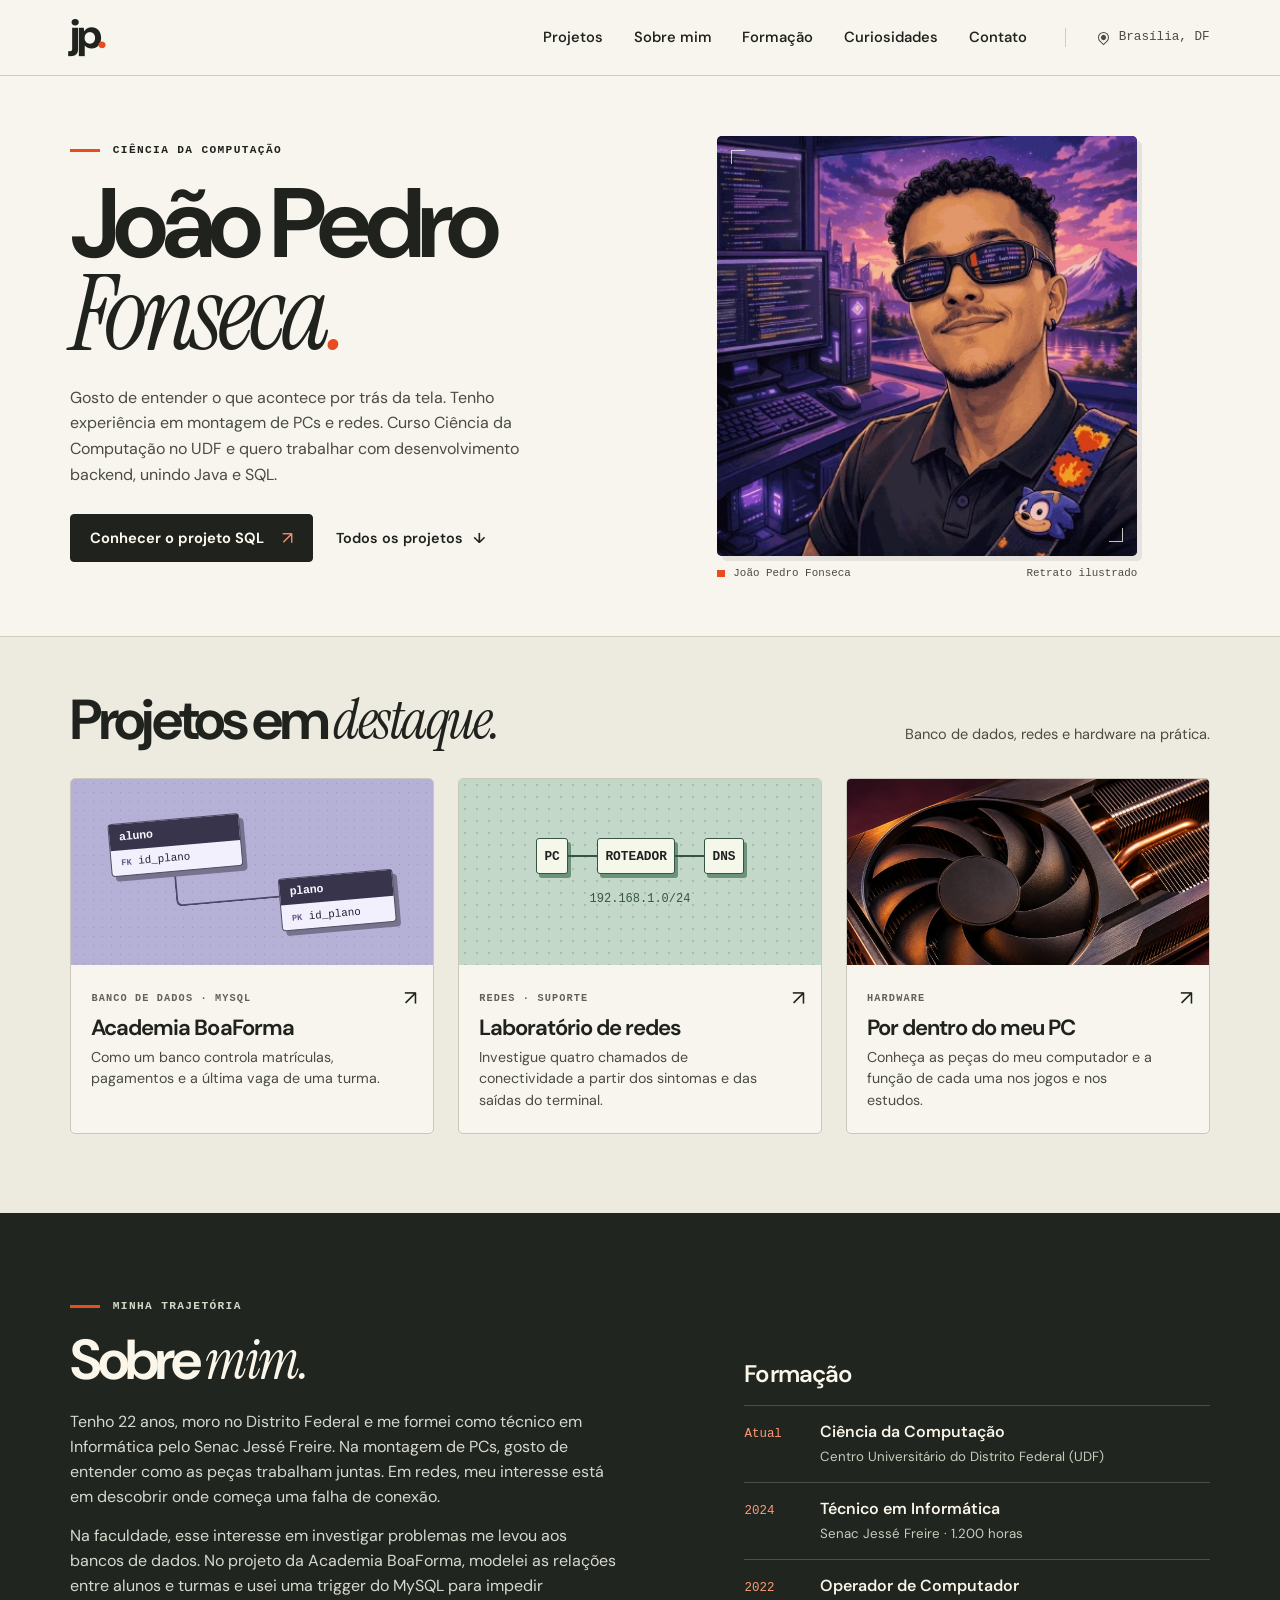
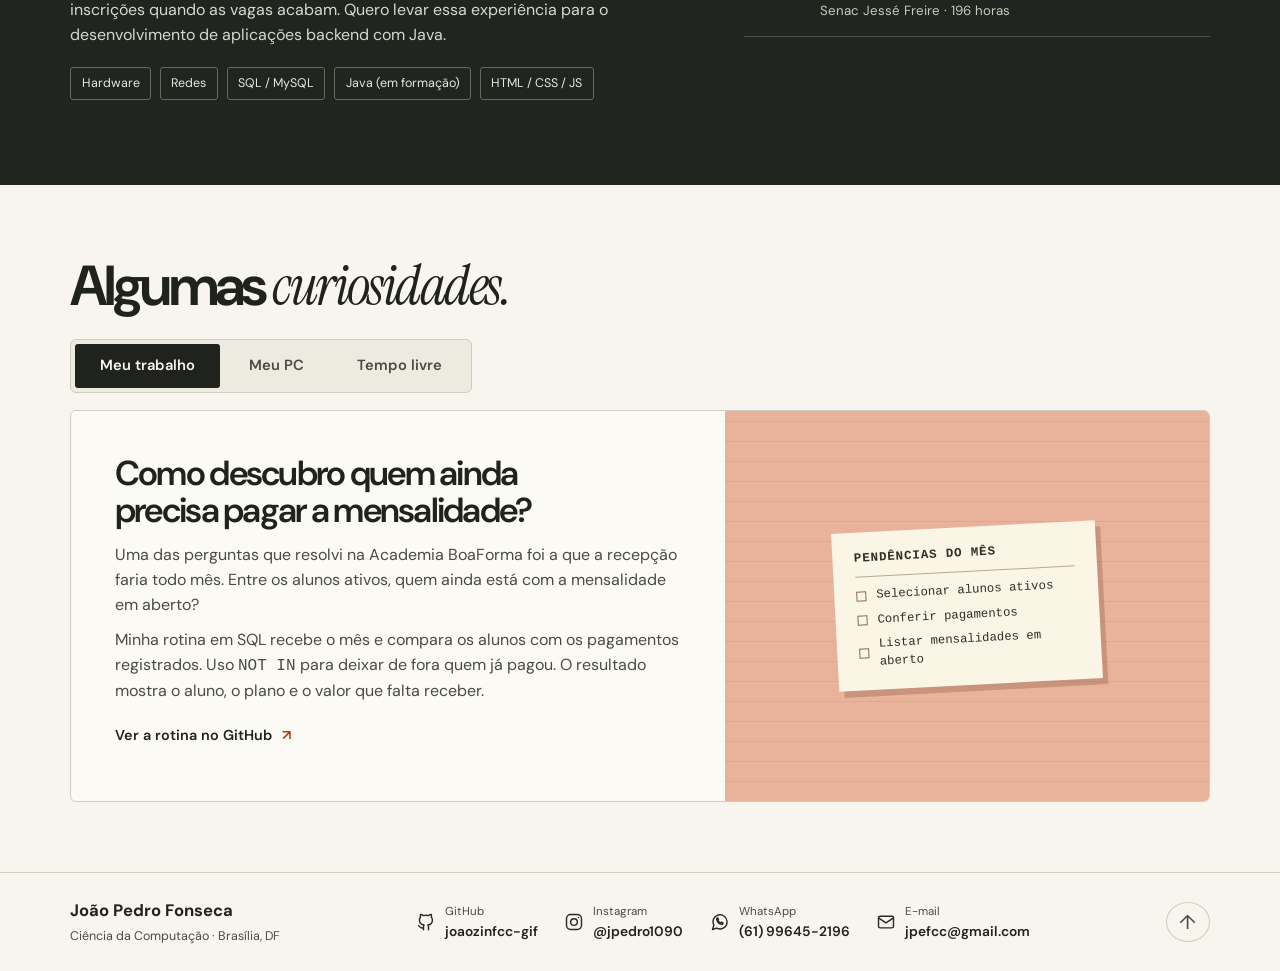
<file: index.html>
<!doctype html>
<html lang="pt-BR">
<head>
  <meta charset="utf-8">
  <meta name="viewport" content="width=device-width, initial-scale=1">
  <meta name="description" content="Portfólio de João Pedro Fonseca, estudante de Ciência da Computação em Brasília. Conheça meus projetos de hardware, redes e banco de dados com MySQL.">
  <meta name="theme-color" content="#f7f5ee">
  <title>João Pedro Fonseca · Portfólio</title>
  <link rel="icon" href="imagens/marca.png" type="image/png">
  <link rel="stylesheet" href="css/estilos.css">
  <link rel="stylesheet" href="css/curiosidades.css">
  <script src="js/navegacao.js" defer></script>
  <script src="js/curiosidades.js" defer></script>
</head>
<body id="inicio">
  <a class="pular" href="#principal">Pular para o conteúdo</a>
  <header class="cabecalho">
    <div class="largura barra">
      <a class="marca" href="#inicio" aria-label="João Pedro Fonseca, início">jp<span>.</span></a>
      <nav class="navegacao" aria-label="Navegação principal">
        <button type="button" class="botao-menu" aria-expanded="false" aria-controls="links-menu" hidden>Menu <span class="tracos" aria-hidden="true"></span></button>
        <div class="links-menu" id="links-menu">
          <a href="#projetos">Projetos</a><a href="#sobre">Sobre mim</a><a href="#formacao">Formação</a><a href="#curiosidades">Curiosidades</a><a href="#contato">Contato</a>
        </div>
      </nav>
      <span class="local"><span class="pino" aria-hidden="true"></span>Brasília, DF</span>
    </div>
  </header>

  <main id="principal">
    <section class="largura capa" aria-labelledby="nome">
      <div class="apresentacao">
        <p class="rotulo com-traco">Ciência da Computação</p>
        <h1 id="nome">João Pedro<br><em>Fonseca<span class="ponto">.</span></em></h1>
        <p class="introducao">Gosto de entender o que acontece por trás da tela. Tenho experiência em montagem de PCs e redes. Curso Ciência da Computação no UDF e quero trabalhar com desenvolvimento backend, unindo Java e SQL.</p>
        <div class="acoes">
          <a class="botao" href="html/academia.html">Conhecer o projeto SQL <span class="seta" aria-hidden="true">↗</span></a>
          <a class="link-texto" href="#projetos">Todos os projetos <span aria-hidden="true">↓</span></a>
        </div>
      </div>
      <figure class="foto-capa retrato">
        <div class="moldura-foto moldura-retrato">
          <img src="imagens/joao-pedro.webp" width="400" height="400" fetchpriority="high" alt="Retrato ilustrado de João Pedro com óculos escuros, diante de monitores e de um céu em tons de roxo.">
          <i class="canto superior" aria-hidden="true"></i><i class="canto inferior" aria-hidden="true"></i>
        </div>
        <figcaption><span class="sinal" aria-hidden="true"></span>João Pedro Fonseca <span class="credito">Retrato ilustrado</span></figcaption>
      </figure>
    </section>

    <section class="projetos" id="projetos" aria-labelledby="titulo-projetos">
      <div class="largura">
        <div class="topo-secao">
          <h2 id="titulo-projetos">Projetos em <em>destaque.</em></h2>
          <p>Banco de dados, redes e hardware na prática.</p>
        </div>
        <div class="cartoes">
          <a class="cartao" href="html/academia.html" aria-labelledby="nome-sql" aria-describedby="resumo-sql">
            <div class="miniatura mini-dados" aria-hidden="true">
              <div class="mini-esquema"><div class="fio"></div><div class="caixa-tabela tabela-produto"><b>aluno</b><span><i>FK</i> id_plano</span></div><div class="caixa-tabela tabela-categoria"><b>plano</b><span><i>PK</i> id_plano</span></div></div>
            </div>
            <div class="corpo-cartao"><span class="categoria">Banco de dados · MySQL</span><h3 id="nome-sql">Academia BoaForma</h3><p id="resumo-sql">Como um banco controla matrículas, pagamentos e a última vaga de uma turma.</p><span class="abrir" aria-hidden="true">↗</span></div>
          </a>
          <a class="cartao" href="html/redes.html" aria-labelledby="nome-redes" aria-describedby="resumo-redes">
            <div class="miniatura mini-redes" aria-hidden="true"><div class="rede-mini"><span>PC</span><i></i><span>ROTEADOR</span><i></i><span>DNS</span></div><small>192.168.1.0/24</small></div>
            <div class="corpo-cartao"><span class="categoria">Redes · Suporte</span><h3 id="nome-redes">Laboratório de redes</h3><p id="resumo-redes">Investigue quatro chamados de conectividade a partir dos sintomas e das saídas do terminal.</p><span class="abrir" aria-hidden="true">↗</span></div>
          </a>
          <a class="cartao" href="html/setup.html" aria-labelledby="nome-setup" aria-describedby="resumo-setup">
            <div class="miniatura mini-hardware" aria-hidden="true"><img src="imagens/placa.webp" alt="" loading="lazy" width="1080" height="720"></div>
            <div class="corpo-cartao"><span class="categoria">Hardware</span><h3 id="nome-setup">Por dentro do meu PC</h3><p id="resumo-setup">Conheça as peças do meu computador e a função de cada uma nos jogos e nos estudos.</p><span class="abrir" aria-hidden="true">↗</span></div>
          </a>
        </div>
      </div>
    </section>

    <section class="sobre" id="sobre" aria-labelledby="titulo-sobre">
      <div class="largura sobre-grade">
        <div class="sobre-texto">
          <p class="rotulo com-traco">Minha trajetória</p>
          <h2 id="titulo-sobre">Sobre <em>mim.</em></h2>
          <p>Tenho 22 anos, moro no Distrito Federal e me formei como técnico em Informática pelo Senac Jessé Freire. Na montagem de PCs, gosto de entender como as peças trabalham juntas. Em redes, meu interesse está em descobrir onde começa uma falha de conexão.</p>
          <p>Na faculdade, esse interesse em investigar problemas me levou aos bancos de dados. No projeto da Academia BoaForma, modelei as relações entre alunos e turmas e usei uma trigger do MySQL para impedir inscrições quando as vagas acabam. Quero levar essa experiência para o desenvolvimento de aplicações backend com Java.</p>
          <div class="habilidades" aria-label="Áreas de interesse"><span>Hardware</span><span>Redes</span><span>SQL / MySQL</span><span>Java (em formação)</span><span>HTML / CSS / JS</span></div></div>
        <div class="formacao" id="formacao">
          <h3>Formação</h3>
          <ol class="linha-tempo">
            <li><span>Atual</span><div><strong>Ciência da Computação</strong><small>Centro Universitário do Distrito Federal (UDF)</small></div></li>
            <li><span>2024</span><div><strong>Técnico em Informática</strong><small>Senac Jessé Freire · 1.200 horas</small></div></li>
            <li><span>2022</span><div><strong>Operador de Computador</strong><small>Senac Jessé Freire · 196 horas</small></div></li>
          </ol>
        </div>
      </div>
    </section>
    <section class="curiosidades" id="curiosidades" aria-labelledby="titulo-curiosidades">
      <div class="largura">
        <h2 id="titulo-curiosidades">Algumas <em>curiosidades.</em></h2>

        <div class="curio-abas" role="tablist" aria-label="Escolha uma curiosidade" hidden>
          <button type="button" role="tab" id="aba-trabalho" aria-controls="curio-trabalho" aria-selected="true">Meu trabalho</button>
          <button type="button" role="tab" id="aba-pc" aria-controls="curio-pc" aria-selected="false" tabindex="-1">Meu PC</button>
          <button type="button" role="tab" id="aba-lazer" aria-controls="curio-lazer" aria-selected="false" tabindex="-1">Tempo livre</button>
        </div>

        <article class="curio-historia" id="curio-trabalho">
          <div class="curio-texto">
            <h3>Como descubro quem ainda precisa pagar a mensalidade?</h3>
            <p>Uma das perguntas que resolvi na Academia BoaForma foi a que a recepção faria todo mês. Entre os alunos ativos, quem ainda está com a mensalidade em aberto?</p>
            <p>Minha rotina em SQL recebe o mês e compara os alunos com os pagamentos registrados. Uso <code>NOT IN</code> para deixar de fora quem já pagou. O resultado mostra o aluno, o plano e o valor que falta receber.</p>
            <a class="link-texto" href="https://github.com/joaozinfcc-gif/Portfolio_do_pai/blob/36e748d1987f7d5db21e0d78c63beb7fe43a8726/projetos/academia-boaforma/03_consultas.sql#L332-L346">Ver a rotina no GitHub <span aria-hidden="true">↗</span></a>
          </div>
          <div class="curio-visual curio-dados">
            <div class="ficha-consulta">
              <p>Pendências do mês</p>
              <ol aria-label="Lógica da consulta de pendências">
                <li>Selecionar alunos ativos</li>
                <li>Conferir pagamentos</li>
                <li>Listar mensalidades em aberto</li>
              </ol>
            </div>
          </div>
        </article>

        <article class="curio-historia" id="curio-pc">
          <div class="curio-texto">
            <h3>O que eu confiro antes de montar um PC?</h3>
            <p>Antes de encaixar a primeira peça, confiro se o processador, a placa-mãe e a memória combinam. No meu setup, o Ryzen 7 7700X divide espaço com 32 GB de memória DDR5 e uma RTX 5060 Ti de 16 GB.</p>
            <p>É nesse mesmo computador que escrevo código para a faculdade e abro meus jogos quando termino de estudar.</p>
            <a class="link-texto" href="html/setup.html">Explorar as peças do meu PC <span aria-hidden="true">→</span></a>
          </div>
          <div class="curio-visual curio-hardware">
            <img src="imagens/placa.webp" alt="Ilustração em detalhe da ventoinha e do dissipador de uma placa de vídeo." width="1250" height="833" loading="lazy">
          </div>
        </article>

        <article class="curio-historia" id="curio-lazer">
          <div class="curio-texto">
            <h3>O que eu faço quando fecho o editor de código?</h3>
            <p>No futebol, torço pelo Flamengo. No computador, gosto de jogar League of Legends. Prefiro campeões que atacam de longe, e o Brand é um dos que estou aprendendo a jogar.</p>
            <p>Com ele, parte da graça é escolher onde ficar na luta para acertar as habilidades sem chegar perto demais.</p>
          </div>
          <div class="curio-visual curio-futebol" aria-hidden="true">
            <div class="campo-futebol">
              <span class="circulo-central"></span>
              <span class="area-gol esquerda"></span>
              <span class="area-gol direita"></span>
              <span class="bola-campo"></span>
            </div>
          </div>
        </article>
      </div>
    </section>
  </main>
  <footer class="rodape" id="contato">
    <div class="largura rodape-interno">
      <div class="assinatura"><strong>João Pedro Fonseca</strong><small>Ciência da Computação · Brasília, DF</small></div>
      <nav class="contatos" aria-label="Contatos de João Pedro">
          <a href="https://github.com/joaozinfcc-gif">
            <img src="imagens/icones/github.svg" alt="" width="20" height="20">
            <span><small>GitHub</small><strong>joaozinfcc-gif</strong></span>
          </a>
          <a href="https://www.instagram.com/jpedro1090/">
            <img src="imagens/icones/instagram.svg" alt="" width="20" height="20">
            <span><small>Instagram</small><strong>@jpedro1090</strong></span>
          </a>
          <a href="https://wa.me/5561996452196">
            <img src="imagens/icones/whatsapp.svg" alt="" width="20" height="20">
            <span><small>WhatsApp</small><strong>(61) 99645-2196</strong></span>
          </a>
          <a href="mailto:jpefcc@gmail.com">
            <img src="imagens/icones/email.svg" alt="" width="20" height="20">
            <span><small>E-mail</small><strong>jpefcc@gmail.com</strong></span>
          </a>
      </nav>
      <a href="#inicio" class="topo-link" aria-label="Voltar ao início">↑</a>
    </div>
  </footer>
</body>
</html>
</file>
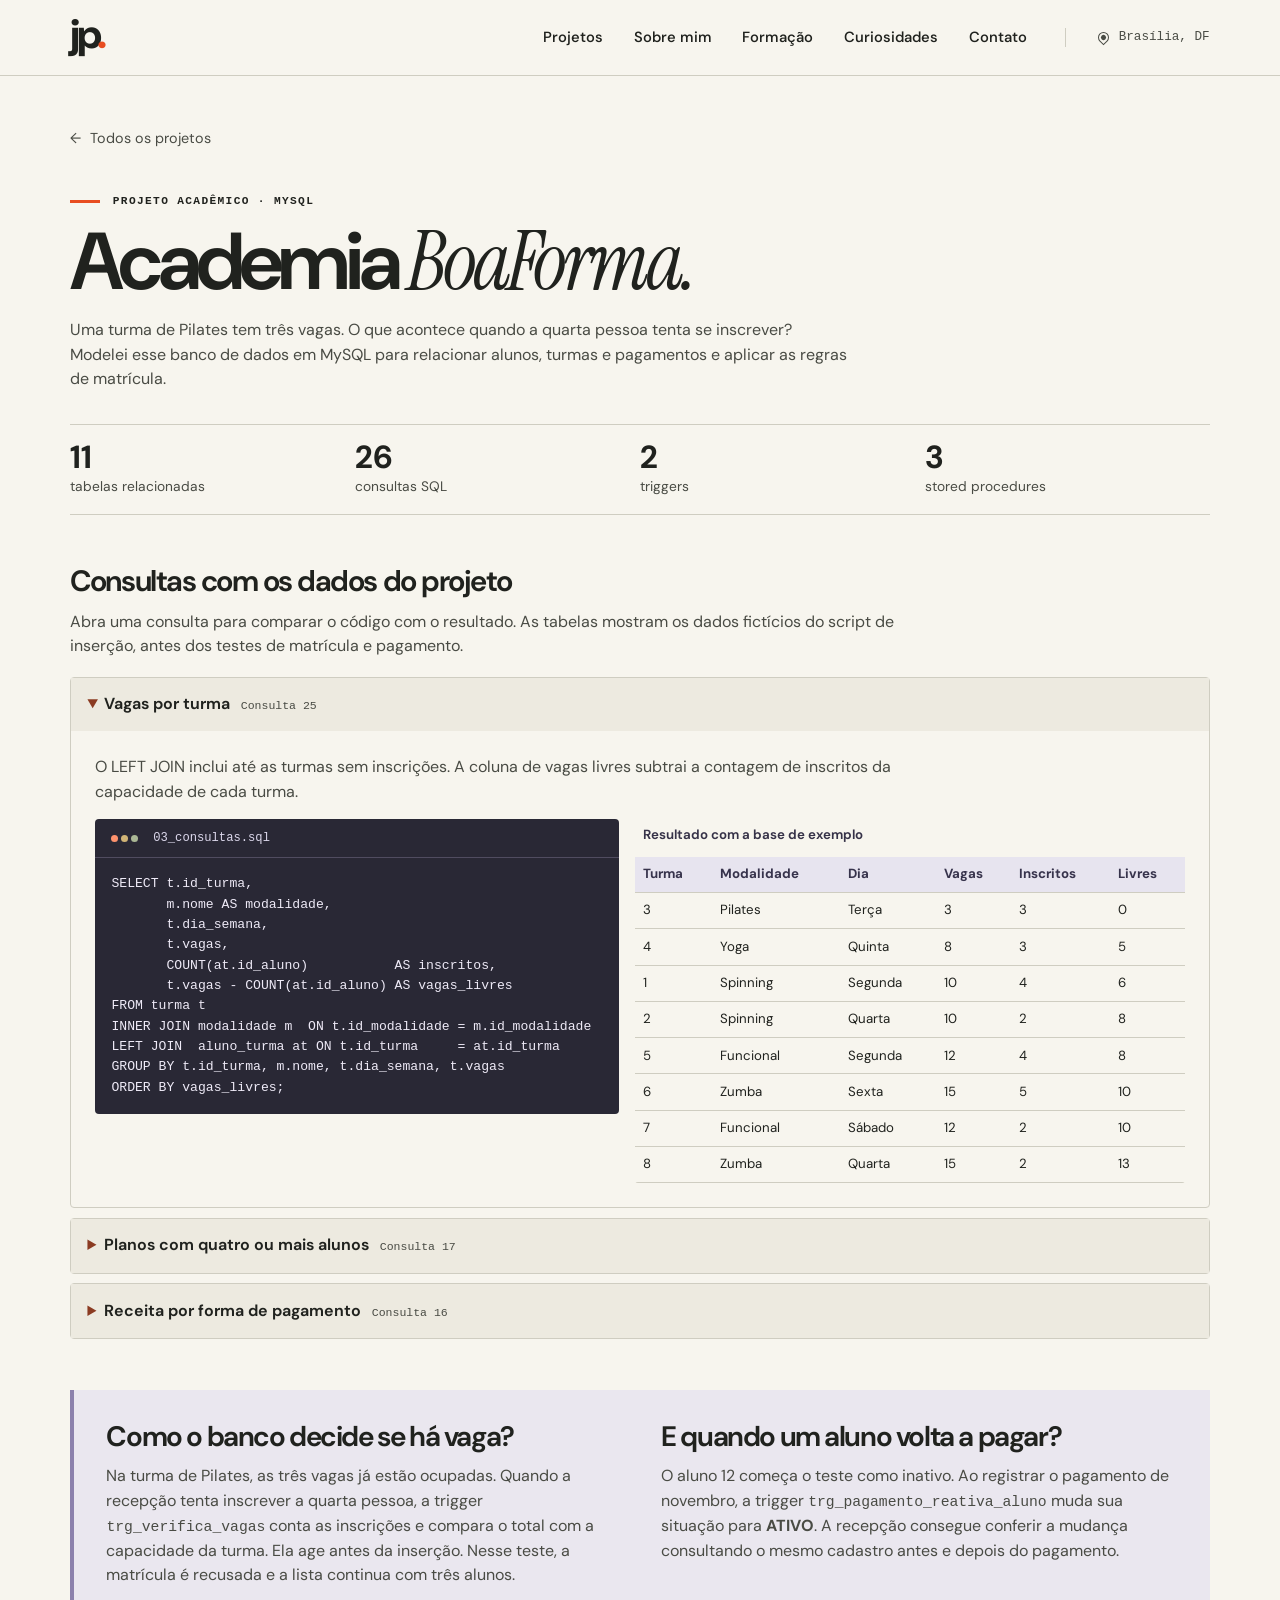
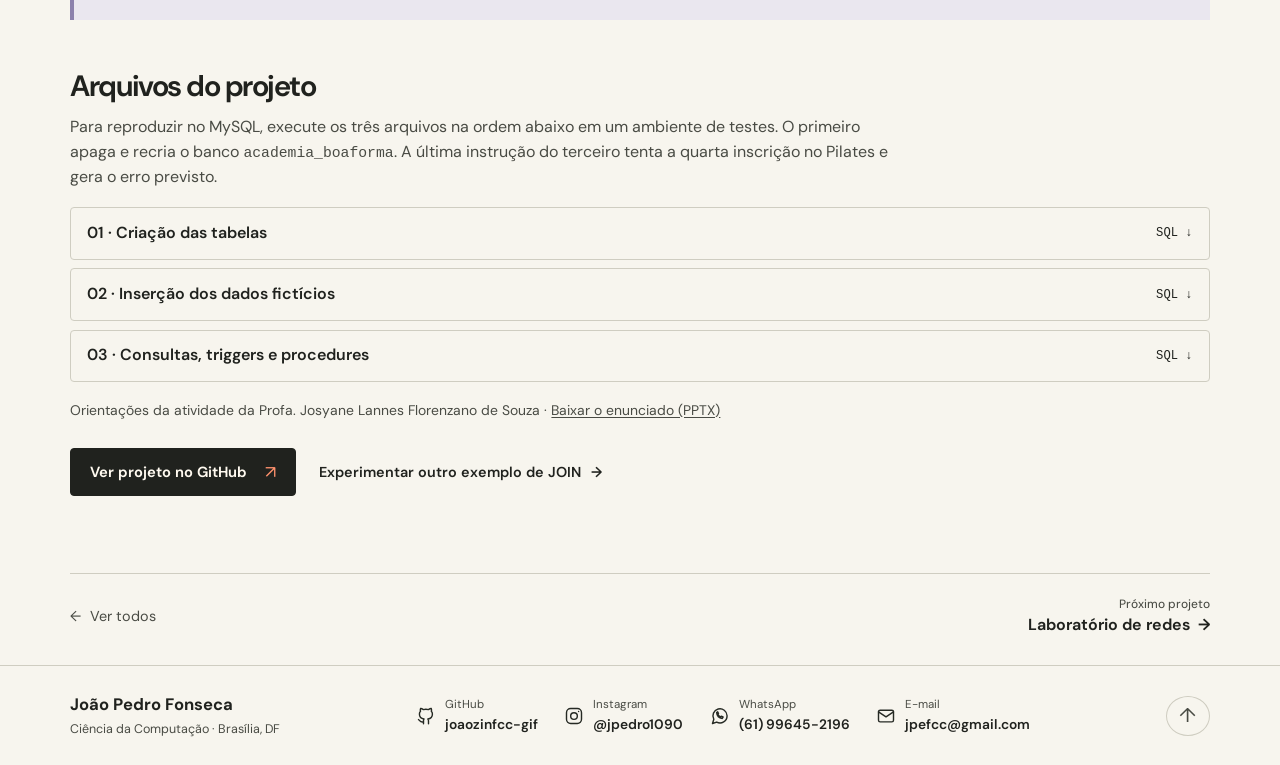
<file: html/academia.html>
<!doctype html>
<html lang="pt-BR">
<head>
  <meta charset="utf-8">
  <meta name="viewport" content="width=device-width, initial-scale=1">
  <meta name="theme-color" content="#f7f5ee">
  <meta name="description" content="Uma turma de Pilates tem três vagas. O que acontece quando a quarta pessoa tenta se inscrever? Modelei esse banco de dados em MySQL para relacionar alunos, turmas e pagamentos e aplicar as regras de matrícula.">
  <title>Academia BoaForma · João Pedro Fonseca</title>
  <link rel="icon" href="../imagens/marca.png" type="image/png">
  <link rel="stylesheet" href="../css/estilos.css">
  <link rel="stylesheet" href="../css/projetos.css">
  <script src="../js/navegacao.js" defer></script>
</head>
<body id="inicio">
  <a class="pular" href="#principal">Pular para o conteúdo</a>
  <header class="cabecalho">
    <div class="largura barra">
      <a class="marca" href="../index.html" aria-label="João Pedro Fonseca, início">jp<span>.</span></a>
      <nav class="navegacao" aria-label="Navegação principal">
        <button type="button" class="botao-menu" aria-expanded="false" aria-controls="links-menu" hidden>Menu <span class="tracos" aria-hidden="true"></span></button>
        <div class="links-menu" id="links-menu">
          <a href="../index.html#projetos">Projetos</a><a href="../index.html#sobre">Sobre mim</a><a href="../index.html#formacao">Formação</a><a href="../index.html#curiosidades">Curiosidades</a><a href="#contato">Contato</a>
        </div>
      </nav>
      <span class="local"><span class="pino" aria-hidden="true"></span>Brasília, DF</span>
    </div>
  </header>

  <main id="principal">
    <div class="largura abertura-projeto">
      <a class="voltar" href="../index.html#projetos"><span aria-hidden="true">←</span> Todos os projetos</a>
      <p class="rotulo com-traco">Projeto acadêmico · MySQL</p>
      <h1>Academia <em>BoaForma.</em></h1>
      <p class="intro-projeto">Uma turma de Pilates tem três vagas. O que acontece quando a quarta pessoa tenta se inscrever? Modelei esse banco de dados em MySQL para relacionar alunos, turmas e pagamentos e aplicar as regras de matrícula.</p>
    </div>
    <div class="largura area-projeto detalhe-projeto">
      <ul class="metricas" aria-label="Estrutura do banco">
        <li><strong>11</strong> tabelas relacionadas</li>
        <li><strong>26</strong> consultas SQL</li>
        <li><strong>2</strong> triggers</li>
        <li><strong>3</strong> stored procedures</li>
      </ul>
      <section id="consultas">
        <h2>Consultas com os dados do projeto</h2>
        <p>Abra uma consulta para comparar o código com o resultado. As tabelas mostram os dados fictícios do script de inserção, antes dos testes de matrícula e pagamento.</p>
        <details class="consulta-real" name="consultas" open>
          <summary><span>Vagas por turma</span><small>Consulta 25</small></summary>
          <div class="consulta-conteudo">
            <p>O LEFT JOIN inclui até as turmas sem inscrições. A coluna de vagas livres subtrai a contagem de inscritos da capacidade de cada turma.</p>
            <div class="amostra-sql">
              <div class="editor"><div class="barra-editor"><span class="luzes" aria-hidden="true"></span>03_consultas.sql</div><pre><code>SELECT t.id_turma,
       m.nome AS modalidade,
       t.dia_semana,
       t.vagas,
       COUNT(at.id_aluno)           AS inscritos,
       t.vagas - COUNT(at.id_aluno) AS vagas_livres
FROM turma t
INNER JOIN modalidade m  ON t.id_modalidade = m.id_modalidade
LEFT JOIN  aluno_turma at ON t.id_turma     = at.id_turma
GROUP BY t.id_turma, m.nome, t.dia_semana, t.vagas
ORDER BY vagas_livres;</code></pre></div>
              <div class="rolagem-sql" tabindex="0" role="region" aria-label="Resultado de vagas por turma">
                <table><caption>Resultado com a base de exemplo</caption><thead><tr><th scope="col">Turma</th><th scope="col">Modalidade</th><th scope="col">Dia</th><th scope="col">Vagas</th><th scope="col">Inscritos</th><th scope="col">Livres</th></tr></thead><tbody>
                <tr><td>3</td><td>Pilates</td><td>Terça</td><td>3</td><td>3</td><td>0</td></tr>
                <tr><td>4</td><td>Yoga</td><td>Quinta</td><td>8</td><td>3</td><td>5</td></tr>
                <tr><td>1</td><td>Spinning</td><td>Segunda</td><td>10</td><td>4</td><td>6</td></tr>
                <tr><td>2</td><td>Spinning</td><td>Quarta</td><td>10</td><td>2</td><td>8</td></tr>
                <tr><td>5</td><td>Funcional</td><td>Segunda</td><td>12</td><td>4</td><td>8</td></tr>
                <tr><td>6</td><td>Zumba</td><td>Sexta</td><td>15</td><td>5</td><td>10</td></tr>
                <tr><td>7</td><td>Funcional</td><td>Sábado</td><td>12</td><td>2</td><td>10</td></tr>
                <tr><td>8</td><td>Zumba</td><td>Quarta</td><td>15</td><td>2</td><td>13</td></tr>
                </tbody></table>
              </div>
            </div>
          </div>
        </details>
        <details class="consulta-real" name="consultas">
          <summary><span>Planos com quatro ou mais alunos</span><small>Consulta 17</small></summary>
          <div class="consulta-conteudo">
            <p>O JOIN associa cada aluno ao seu plano. Depois da contagem, HAVING mantém os planos que alcançam quatro matrículas.</p>
            <div class="amostra-sql">
              <div class="editor"><div class="barra-editor"><span class="luzes" aria-hidden="true"></span>03_consultas.sql</div><pre><code>SELECT p.nome AS plano,
       COUNT(a.id_aluno) AS qtd_alunos
FROM plano p
INNER JOIN aluno a ON a.id_plano = p.id_plano
GROUP BY p.id_plano, p.nome
HAVING COUNT(a.id_aluno) &gt;= 4;</code></pre></div>
              <div class="rolagem-sql" tabindex="0" role="region" aria-label="Resultado de planos com quatro ou mais alunos">
                <table><caption>Resultado com a base de exemplo</caption><thead><tr><th scope="col">Plano</th><th scope="col">Alunos</th></tr></thead><tbody>
                <tr><td>Mensal</td><td>5</td></tr>
                <tr><td>Anual</td><td>4</td></tr>
                </tbody></table>
              </div>
            </div>
          </div>
        </details>
        <details class="consulta-real" name="consultas">
          <summary><span>Receita por forma de pagamento</span><small>Consulta 16</small></summary>
          <div class="consulta-conteudo">
            <p>GROUP BY reúne os pagamentos feitos pelo mesmo meio. COUNT conta os lançamentos e SUM soma os valores pagos.</p>
            <div class="amostra-sql">
              <div class="editor"><div class="barra-editor"><span class="luzes" aria-hidden="true"></span>03_consultas.sql</div><pre><code>SELECT forma_pagamento,
       COUNT(*)   AS qtd_pagamentos,
       SUM(valor) AS total
FROM pagamento
GROUP BY forma_pagamento
ORDER BY total DESC;</code></pre></div>
              <div class="rolagem-sql" tabindex="0" role="region" aria-label="Resultado de receita por forma de pagamento">
                <table><caption>Resultado com a base de exemplo</caption><thead><tr><th scope="col">Forma</th><th scope="col">Pagamentos</th><th scope="col">Total recebido</th></tr></thead><tbody>
                <tr><td>PIX</td><td>20</td><td>R$ 2.028,00</td></tr>
                <tr><td>CARTAO DE CREDITO</td><td>11</td><td>R$ 1.138,90</td></tr>
                <tr><td>CARTAO DE DEBITO</td><td>8</td><td>R$ 759,20</td></tr>
                <tr><td>DINHEIRO</td><td>4</td><td>R$ 469,60</td></tr>
                </tbody></table>
              </div>
            </div>
          </div>
        </details>
      </section>
      <section class="regra-sql">
        <div>
          <h2>Como o banco decide se há vaga?</h2>
          <p>Na turma de Pilates, as três vagas já estão ocupadas. Quando a recepção tenta inscrever a quarta pessoa, a trigger <code>trg_verifica_vagas</code> conta as inscrições e compara o total com a capacidade da turma. Ela age antes da inserção. Nesse teste, a matrícula é recusada e a lista continua com três alunos.</p>
        </div>
        <div>
          <h2>E quando um aluno volta a pagar?</h2>
          <p>O aluno 12 começa o teste como inativo. Ao registrar o pagamento de novembro, a trigger <code>trg_pagamento_reativa_aluno</code> muda sua situação para <strong>ATIVO</strong>. A recepção consegue conferir a mudança consultando o mesmo cadastro antes e depois do pagamento.</p>
        </div>
      </section>
      <section id="arquivos">
        <h2>Arquivos do projeto</h2>
        <p>Para reproduzir no MySQL, execute os três arquivos na ordem abaixo em um ambiente de testes. O primeiro apaga e recria o banco <code>academia_boaforma</code>. A última instrução do terceiro tenta a quarta inscrição no Pilates e gera o erro previsto.</p>
        <div class="arquivos">
          <a href="../projetos/academia-boaforma/01_criacao_tabelas.sql" download><span>01 · Criação das tabelas</span><small>SQL ↓</small></a>
          <a href="../projetos/academia-boaforma/02_insercao_dados.sql" download><span>02 · Inserção dos dados fictícios</span><small>SQL ↓</small></a>
          <a href="../projetos/academia-boaforma/03_consultas.sql" download><span>03 · Consultas, triggers e procedures</span><small>SQL ↓</small></a>
        </div>
        <p class="referencia">Orientações da atividade da Profa. Josyane Lannes Florenzano de Souza · <a href="../projetos/academia-boaforma/referencias/enunciado-modelagem.pptx" download>Baixar o enunciado (PPTX)</a></p>
        <div class="acoes">
          <a class="botao" href="https://github.com/joaozinfcc-gif/Portfolio_do_pai/tree/main/projetos/academia-boaforma">Ver projeto no GitHub <span class="seta" aria-hidden="true">↗</span></a>
          <a class="link-texto" href="estoque.html">Experimentar outro exemplo de JOIN <span aria-hidden="true">→</span></a>
        </div>
      </section>
    </div>

    <nav class="largura navegacao-projeto" aria-label="Outros projetos">
      <a class="voltar" href="../index.html#projetos"><span aria-hidden="true">←</span> Ver todos</a>
      <a class="proximo" href="redes.html"><small>Próximo projeto</small>Laboratório de redes <span aria-hidden="true">→</span></a>
    </nav>
  </main>
  <footer class="rodape" id="contato">
    <div class="largura rodape-interno">
      <div class="assinatura"><strong>João Pedro Fonseca</strong><small>Ciência da Computação · Brasília, DF</small></div>
      <nav class="contatos" aria-label="Contatos de João Pedro">
          <a href="https://github.com/joaozinfcc-gif">
            <img src="../imagens/icones/github.svg" alt="" width="20" height="20">
            <span><small>GitHub</small><strong>joaozinfcc-gif</strong></span>
          </a>
          <a href="https://www.instagram.com/jpedro1090/">
            <img src="../imagens/icones/instagram.svg" alt="" width="20" height="20">
            <span><small>Instagram</small><strong>@jpedro1090</strong></span>
          </a>
          <a href="https://wa.me/5561996452196">
            <img src="../imagens/icones/whatsapp.svg" alt="" width="20" height="20">
            <span><small>WhatsApp</small><strong>(61) 99645-2196</strong></span>
          </a>
          <a href="mailto:jpefcc@gmail.com">
            <img src="../imagens/icones/email.svg" alt="" width="20" height="20">
            <span><small>E-mail</small><strong>jpefcc@gmail.com</strong></span>
          </a>
      </nav>
      <a href="#inicio" class="topo-link" aria-label="Voltar ao início">↑</a>
    </div>
  </footer>
</body>
</html>
</file>
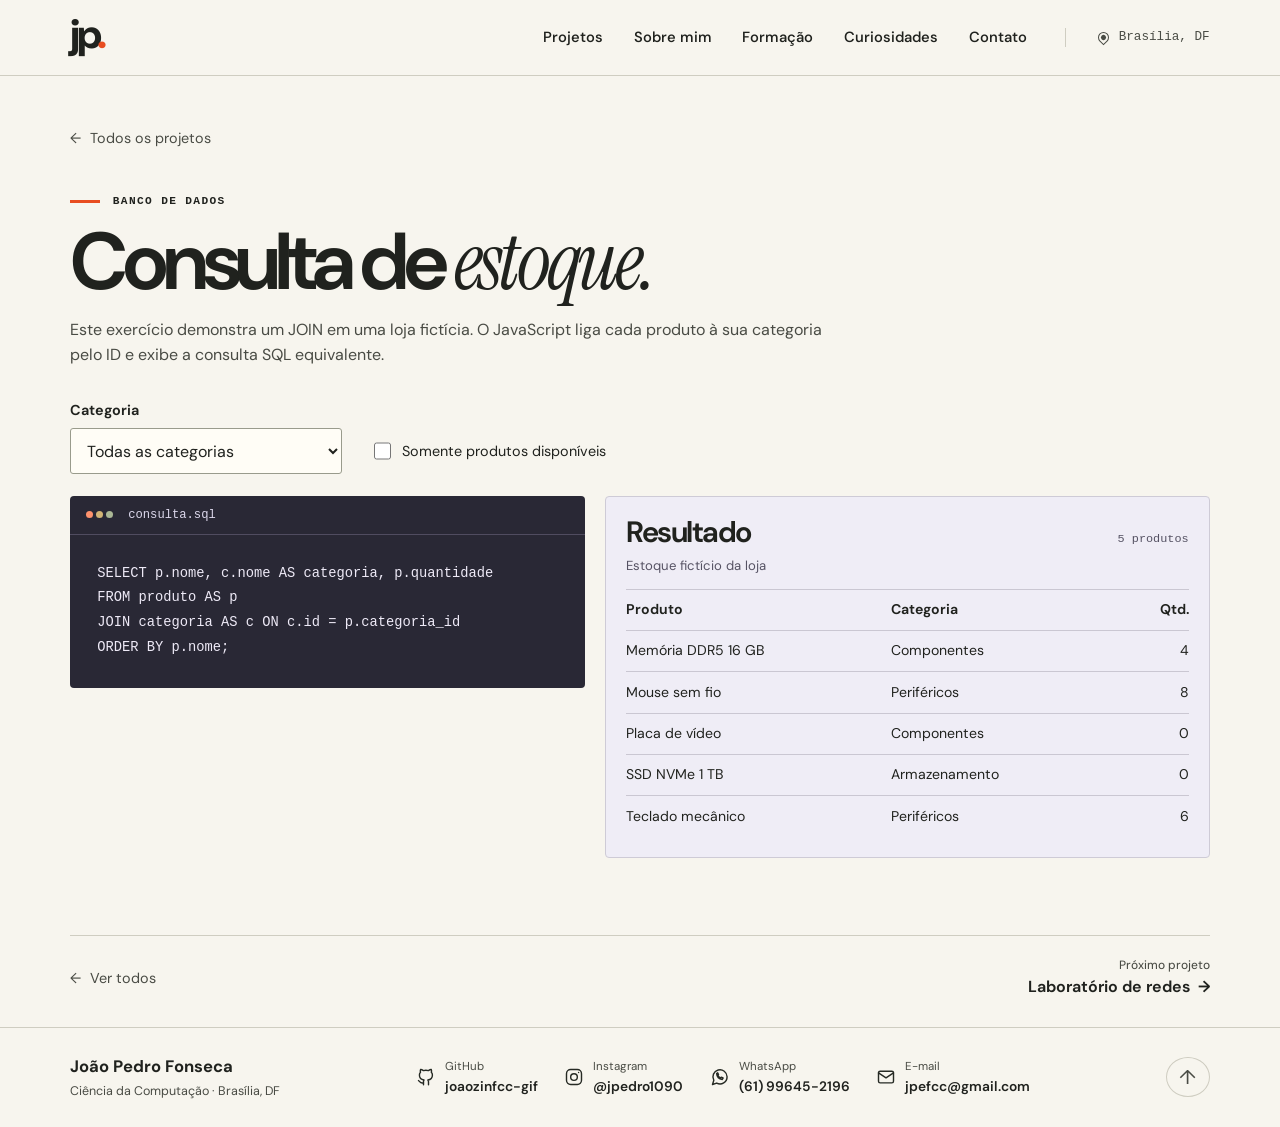
<file: html/estoque.html>
<!doctype html>
<html lang="pt-BR">
<head>
  <meta charset="utf-8">
  <meta name="viewport" content="width=device-width, initial-scale=1">
  <meta name="theme-color" content="#f7f5ee">
  <meta name="description" content="Explore produtos e categorias de uma loja de informática em uma demonstração de JOIN.">
  <title>Consulta de estoque · João Pedro Fonseca</title>
  <link rel="icon" href="../imagens/marca.png" type="image/png">
  <link rel="stylesheet" href="../css/estilos.css">
  <link rel="stylesheet" href="../css/projetos.css">
  <script src="../js/navegacao.js" defer></script>
  <script src="../js/estoque.js" defer></script>
</head>
<body id="inicio">
  <a class="pular" href="#principal">Pular para o conteúdo</a>
  <header class="cabecalho">
    <div class="largura barra">
      <a class="marca" href="../index.html" aria-label="João Pedro Fonseca, início">jp<span>.</span></a>
      <nav class="navegacao" aria-label="Navegação principal">
        <button type="button" class="botao-menu" aria-expanded="false" aria-controls="links-menu" hidden>Menu <span class="tracos" aria-hidden="true"></span></button>
        <div class="links-menu" id="links-menu">
          <a href="../index.html#projetos">Projetos</a><a href="../index.html#sobre">Sobre mim</a><a href="../index.html#formacao">Formação</a><a href="../index.html#curiosidades">Curiosidades</a><a href="#contato">Contato</a>
        </div>
      </nav>
      <span class="local"><span class="pino" aria-hidden="true"></span>Brasília, DF</span>
    </div>
  </header>

  <main id="principal">
    <div class="largura abertura-projeto">
      <a class="voltar" href="../index.html#projetos"><span aria-hidden="true">←</span> Todos os projetos</a>
      <p class="rotulo com-traco">Banco de dados</p>
      <h1>Consulta de <em>estoque.</em></h1>
      <p class="intro-projeto">Este exercício demonstra um JOIN em uma loja fictícia. O JavaScript liga cada produto à sua categoria pelo ID e exibe a consulta SQL equivalente.</p>
    </div>
    <section class="largura area-projeto" aria-label="Demonstração de consulta de estoque">
      <form class="filtros" id="filtros-estoque" hidden>
        <div class="campo"><label for="categoria">Categoria</label><select id="categoria" name="categoria"><option value="">Todas as categorias</option></select></div>
        <label class="caixa-selecao"><input type="checkbox" id="disponiveis"> Somente produtos disponíveis</label>
      </form>
      <div class="grade-estoque">
        <div class="editor"><div class="barra-editor"><span class="luzes" aria-hidden="true"></span><span>consulta.sql</span></div><pre><code id="sql">SELECT p.nome, c.nome AS categoria, p.quantidade
FROM produto AS p
JOIN categoria AS c ON c.id = p.categoria_id
ORDER BY p.nome;</code></pre></div>
        <div class="resultado-estoque"><div class="titulo-resultado"><h2>Resultado</h2><p id="contagem" role="status"></p></div>
          <noscript><p>Ative o JavaScript para consultar o estoque deste exemplo.</p></noscript>
          <table><caption>Estoque fictício da loja</caption><thead><tr><th scope="col">Produto</th><th scope="col">Categoria</th><th scope="col" class="quantidade">Qtd.</th></tr></thead><tbody id="linhas-estoque"></tbody></table>
        </div>
      </div>
    </section>
    <nav class="largura navegacao-projeto" aria-label="Outros projetos"><a class="voltar" href="../index.html#projetos"><span aria-hidden="true">←</span> Ver todos</a><a class="proximo" href="redes.html"><small>Próximo projeto</small>Laboratório de redes <span aria-hidden="true">→</span></a></nav>
  </main>
  <footer class="rodape" id="contato">
    <div class="largura rodape-interno">
      <div class="assinatura"><strong>João Pedro Fonseca</strong><small>Ciência da Computação · Brasília, DF</small></div>
      <nav class="contatos" aria-label="Contatos de João Pedro">
          <a href="https://github.com/joaozinfcc-gif">
            <img src="../imagens/icones/github.svg" alt="" width="20" height="20">
            <span><small>GitHub</small><strong>joaozinfcc-gif</strong></span>
          </a>
          <a href="https://www.instagram.com/jpedro1090/">
            <img src="../imagens/icones/instagram.svg" alt="" width="20" height="20">
            <span><small>Instagram</small><strong>@jpedro1090</strong></span>
          </a>
          <a href="https://wa.me/5561996452196">
            <img src="../imagens/icones/whatsapp.svg" alt="" width="20" height="20">
            <span><small>WhatsApp</small><strong>(61) 99645-2196</strong></span>
          </a>
          <a href="mailto:jpefcc@gmail.com">
            <img src="../imagens/icones/email.svg" alt="" width="20" height="20">
            <span><small>E-mail</small><strong>jpefcc@gmail.com</strong></span>
          </a>
      </nav>
      <a href="#inicio" class="topo-link" aria-label="Voltar ao início">↑</a>
    </div>
  </footer>
</body>
</html>
</file>
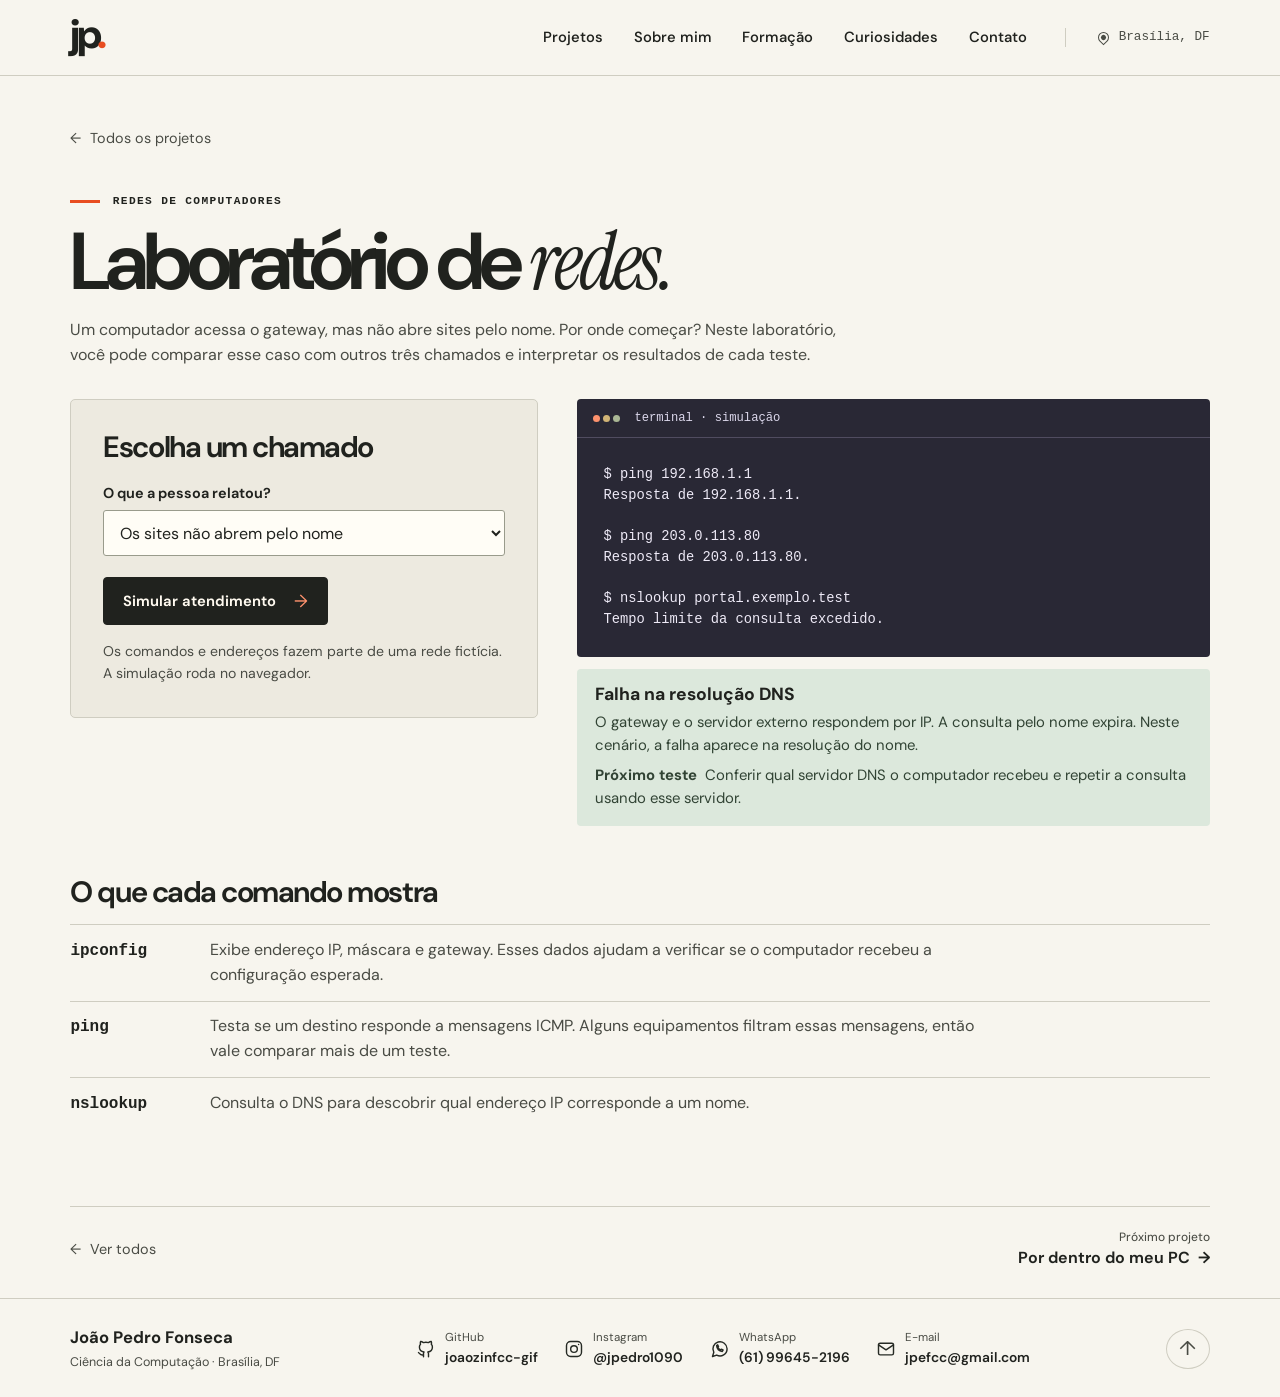
<file: html/redes.html>
<!doctype html>
<html lang="pt-BR">
<head>
  <meta charset="utf-8">
  <meta name="viewport" content="width=device-width, initial-scale=1">
  <meta name="theme-color" content="#f7f5ee">
  <meta name="description" content="Um computador acessa o gateway, mas não abre sites pelo nome. Por onde começar? Neste laboratório, você pode comparar esse caso com outros três chamados e interpretar os resultados de cada teste.">
  <title>Laboratório de redes · João Pedro Fonseca</title>
  <link rel="icon" href="../imagens/marca.png" type="image/png">
  <link rel="stylesheet" href="../css/estilos.css">
  <link rel="stylesheet" href="../css/projetos.css">
  <script src="../js/navegacao.js" defer></script>
  <script src="../js/redes.js" defer></script>
</head>
<body id="inicio">
  <a class="pular" href="#principal">Pular para o conteúdo</a>
  <header class="cabecalho">
    <div class="largura barra">
      <a class="marca" href="../index.html" aria-label="João Pedro Fonseca, início">jp<span>.</span></a>
      <nav class="navegacao" aria-label="Navegação principal">
        <button type="button" class="botao-menu" aria-expanded="false" aria-controls="links-menu" hidden>Menu <span class="tracos" aria-hidden="true"></span></button>
        <div class="links-menu" id="links-menu">
          <a href="../index.html#projetos">Projetos</a><a href="../index.html#sobre">Sobre mim</a><a href="../index.html#formacao">Formação</a><a href="../index.html#curiosidades">Curiosidades</a><a href="#contato">Contato</a>
        </div>
      </nav>
      <span class="local"><span class="pino" aria-hidden="true"></span>Brasília, DF</span>
    </div>
  </header>

  <main id="principal">
    <div class="largura abertura-projeto">
      <a class="voltar" href="../index.html#projetos"><span aria-hidden="true">←</span> Todos os projetos</a>
      <p class="rotulo com-traco">Redes de computadores</p>
      <h1>Laboratório de <em>redes.</em></h1>
      <p class="intro-projeto">Um computador acessa o gateway, mas não abre sites pelo nome. Por onde começar? Neste laboratório, você pode comparar esse caso com outros três chamados e interpretar os resultados de cada teste.</p>
    </div>
    <div class="largura area-projeto detalhe-projeto">
      <section class="grade-lab" aria-labelledby="titulo-cenario">
        <form class="painel-form" id="lab-form">
          <h2 id="titulo-cenario">Escolha um chamado</h2>
          <div class="campo">
            <label for="cenario">O que a pessoa relatou?</label>
            <select id="cenario" name="cenario">
              <option value="dns" selected>Os sites não abrem pelo nome</option>
              <option value="dhcp">O computador ficou sem um IP da rede</option>
              <option value="gateway">O Wi-Fi conecta, mas a internet não abre</option>
              <option value="ok">A conexão está funcionando normalmente</option>
            </select>
          </div>
          <button class="botao" type="submit">Simular atendimento <span class="seta" aria-hidden="true">→</span></button>
          <p class="lab-nota">Os comandos e endereços fazem parte de uma rede fictícia. A simulação roda no navegador.</p>
          <noscript><p class="lab-nota">Ative o JavaScript para trocar de chamado. O exemplo de DNS já está aberto.</p></noscript>
        </form>
        <div class="resposta-lab">
          <div class="editor lab-output">
            <div class="barra-editor"><span class="luzes" aria-hidden="true"></span>terminal · simulação</div>
            <pre><code id="saida">$ ping 192.168.1.1
Resposta de 192.168.1.1.

$ ping 203.0.113.80
Resposta de 203.0.113.80.

$ nslookup portal.exemplo.test
Tempo limite da consulta excedido.</code></pre>
          </div>
          <div class="lab-diagnostico" role="status" aria-live="polite" aria-atomic="true">
            <h3 id="diagnostico">Falha na resolução DNS</h3>
            <p id="leitura">O gateway e o servidor externo respondem por IP. A consulta pelo nome expira. Neste cenário, a falha aparece na resolução do nome.</p>
            <p><strong>Próximo teste</strong> <span id="passo">Conferir qual servidor DNS o computador recebeu e repetir a consulta usando esse servidor.</span></p>
          </div>
        </div>
      </section>
      <section>
        <h2>O que cada comando mostra</h2>
        <dl class="comandos-rede">
          <div><dt><code>ipconfig</code></dt><dd>Exibe endereço IP, máscara e gateway. Esses dados ajudam a verificar se o computador recebeu a configuração esperada.</dd></div>
          <div><dt><code>ping</code></dt><dd>Testa se um destino responde a mensagens ICMP. Alguns equipamentos filtram essas mensagens, então vale comparar mais de um teste.</dd></div>
          <div><dt><code>nslookup</code></dt><dd>Consulta o DNS para descobrir qual endereço IP corresponde a um nome.</dd></div>
        </dl>
      </section>
    </div>

    <nav class="largura navegacao-projeto" aria-label="Outros projetos">
      <a class="voltar" href="../index.html#projetos"><span aria-hidden="true">←</span> Ver todos</a>
      <a class="proximo" href="setup.html"><small>Próximo projeto</small>Por dentro do meu PC <span aria-hidden="true">→</span></a>
    </nav>
  </main>
  <footer class="rodape" id="contato">
    <div class="largura rodape-interno">
      <div class="assinatura"><strong>João Pedro Fonseca</strong><small>Ciência da Computação · Brasília, DF</small></div>
      <nav class="contatos" aria-label="Contatos de João Pedro">
          <a href="https://github.com/joaozinfcc-gif">
            <img src="../imagens/icones/github.svg" alt="" width="20" height="20">
            <span><small>GitHub</small><strong>joaozinfcc-gif</strong></span>
          </a>
          <a href="https://www.instagram.com/jpedro1090/">
            <img src="../imagens/icones/instagram.svg" alt="" width="20" height="20">
            <span><small>Instagram</small><strong>@jpedro1090</strong></span>
          </a>
          <a href="https://wa.me/5561996452196">
            <img src="../imagens/icones/whatsapp.svg" alt="" width="20" height="20">
            <span><small>WhatsApp</small><strong>(61) 99645-2196</strong></span>
          </a>
          <a href="mailto:jpefcc@gmail.com">
            <img src="../imagens/icones/email.svg" alt="" width="20" height="20">
            <span><small>E-mail</small><strong>jpefcc@gmail.com</strong></span>
          </a>
      </nav>
      <a href="#inicio" class="topo-link" aria-label="Voltar ao início">↑</a>
    </div>
  </footer>
</body>
</html>
</file>
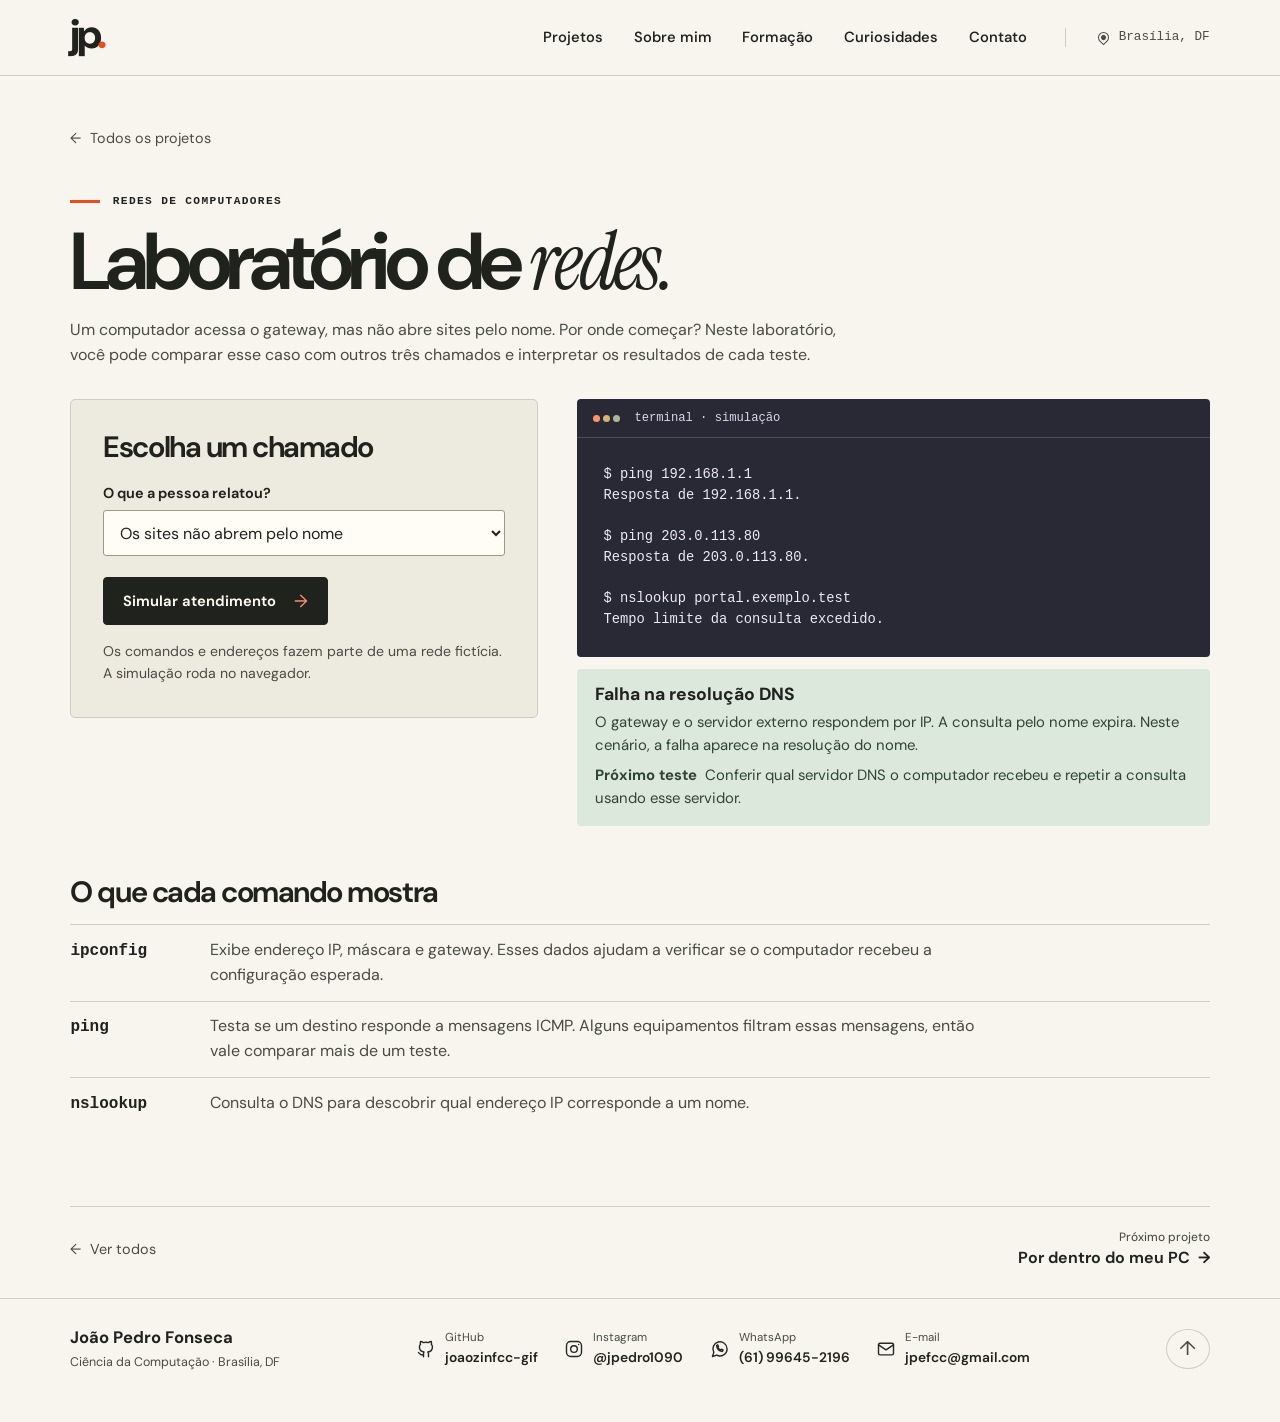
<file: html/revisao.html>
<!doctype html>
<html lang="pt-BR">
<head>
  <meta charset="utf-8">
  <meta name="viewport" content="width=device-width, initial-scale=1">
  <meta http-equiv="refresh" content="0; url=redes.html">
  <link rel="canonical" href="https://joaozinfcc-gif.github.io/Portfolio_do_pai/html/redes.html">
  <title>Laboratório de redes · João Pedro Fonseca</title>
</head>
<body><main><p><a href="redes.html">Abrir o laboratório de redes</a></p></main></body>
</html>
</file>
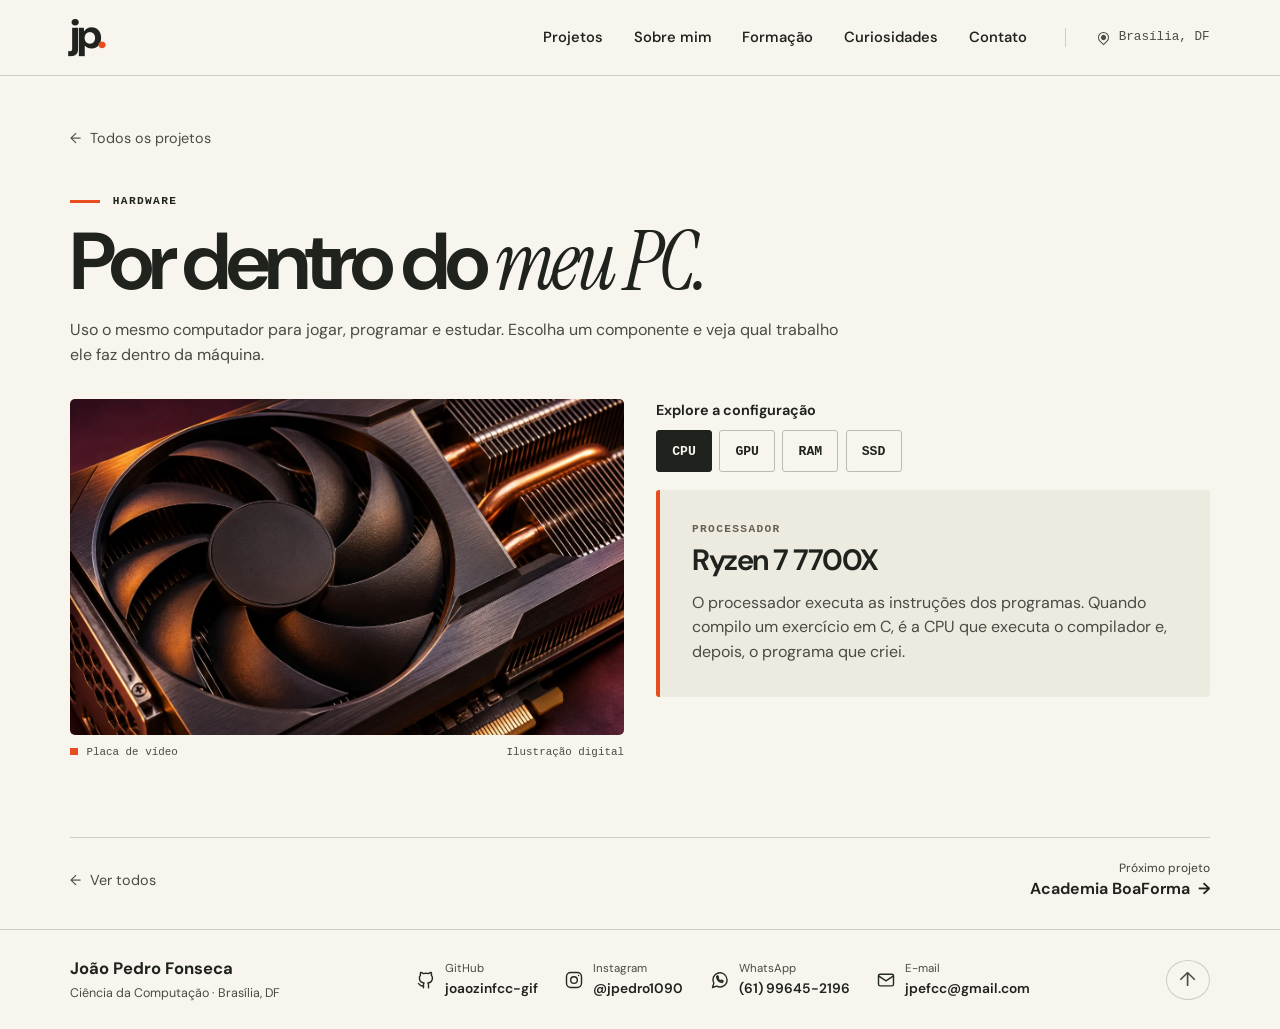
<file: html/setup.html>
<!doctype html>
<html lang="pt-BR">
<head>
  <meta charset="utf-8">
  <meta name="viewport" content="width=device-width, initial-scale=1">
  <meta name="theme-color" content="#f7f5ee">
  <meta name="description" content="Conheça as peças do PC de João Pedro e o que elas fazem.">
  <title>Por dentro do meu PC · João Pedro Fonseca</title>
  <link rel="icon" href="../imagens/marca.png" type="image/png">
  <link rel="stylesheet" href="../css/estilos.css">
  <link rel="stylesheet" href="../css/projetos.css">
  <script src="../js/navegacao.js" defer></script>
  <script src="../js/setup.js" defer></script>
</head>
<body id="inicio">
  <a class="pular" href="#principal">Pular para o conteúdo</a>
  <header class="cabecalho">
    <div class="largura barra">
      <a class="marca" href="../index.html" aria-label="João Pedro Fonseca, início">jp<span>.</span></a>
      <nav class="navegacao" aria-label="Navegação principal">
        <button type="button" class="botao-menu" aria-expanded="false" aria-controls="links-menu" hidden>Menu <span class="tracos" aria-hidden="true"></span></button>
        <div class="links-menu" id="links-menu">
          <a href="../index.html#projetos">Projetos</a><a href="../index.html#sobre">Sobre mim</a><a href="../index.html#formacao">Formação</a><a href="../index.html#curiosidades">Curiosidades</a><a href="#contato">Contato</a>
        </div>
      </nav>
      <span class="local"><span class="pino" aria-hidden="true"></span>Brasília, DF</span>
    </div>
  </header>

  <main id="principal">
    <div class="largura abertura-projeto">
      <a class="voltar" href="../index.html#projetos"><span aria-hidden="true">←</span> Todos os projetos</a>
      <p class="rotulo com-traco">Hardware</p>
      <h1>Por dentro do <em>meu PC.</em></h1>
      <p class="intro-projeto">Uso o mesmo computador para jogar, programar e estudar. Escolha um componente e veja qual trabalho ele faz dentro da máquina.</p>
    </div>
    <section class="largura grade-setup area-projeto" aria-label="Explorador de hardware">
      <figure class="foto-peca"><div><img src="../imagens/placa.webp" alt="Detalhe ilustrativo da ventoinha e do dissipador de uma placa de vídeo." width="1080" height="720"></div><figcaption><span class="sinal" aria-hidden="true"></span>Placa de vídeo <span class="credito">Ilustração digital</span></figcaption></figure>
      <div class="ficha">
        <fieldset id="seletor-peca" class="seletor-peca" hidden>
          <legend>Explore a configuração</legend>
          <div class="opcoes-peca">
            <label><input type="radio" name="peca" value="cpu" checked><span>CPU</span></label>
            <label><input type="radio" name="peca" value="gpu"><span>GPU</span></label>
            <label><input type="radio" name="peca" value="ram"><span>RAM</span></label>
            <label><input type="radio" name="peca" value="ssd"><span>SSD</span></label>
          </div>
        </fieldset>
        <div class="fichas-pecas" aria-live="polite">
          <article class="painel-peca" id="cpu"><p class="rotulo">Processador</p><h2>Ryzen 7 7700X</h2><p>O processador executa as instruções dos programas. Quando compilo um exercício em C, é a CPU que executa o compilador e, depois, o programa que criei.</p></article>
          <article class="painel-peca" id="gpu"><p class="rotulo">Placa de vídeo</p><h2>RTX 5060 Ti <em>16 GB</em></h2><p>A GPU calcula a imagem dos jogos e a envia para o monitor. Os 16 GB são a memória da própria placa, usada para guardar dados gráficos como texturas.</p></article>
          <article class="painel-peca" id="ram"><p class="rotulo">Memória de trabalho</p><h2>32 GB <em>DDR5</em></h2><p>São dois módulos de 16 GB. A RAM mantém à mão os dados dos programas abertos, como o editor de código, o navegador e o jogo. Seu conteúdo se perde ao desligar o PC.</p></article>
          <article class="painel-peca" id="ssd"><p class="rotulo">Armazenamento</p><h2>SSD NVMe <em>1 TB</em></h2><p>É onde ficam meu sistema, meus jogos e meus projetos. Ao salvar um arquivo de código, ele continua disponível no SSD depois que desligo o computador.</p></article>
        </div>
      </div>
    </section>
    <nav class="largura navegacao-projeto" aria-label="Outros projetos"><a class="voltar" href="../index.html#projetos"><span aria-hidden="true">←</span> Ver todos</a><a class="proximo" href="academia.html"><small>Próximo projeto</small>Academia BoaForma <span aria-hidden="true">→</span></a></nav>
  </main>
  <footer class="rodape" id="contato">
    <div class="largura rodape-interno">
      <div class="assinatura"><strong>João Pedro Fonseca</strong><small>Ciência da Computação · Brasília, DF</small></div>
      <nav class="contatos" aria-label="Contatos de João Pedro">
          <a href="https://github.com/joaozinfcc-gif">
            <img src="../imagens/icones/github.svg" alt="" width="20" height="20">
            <span><small>GitHub</small><strong>joaozinfcc-gif</strong></span>
          </a>
          <a href="https://www.instagram.com/jpedro1090/">
            <img src="../imagens/icones/instagram.svg" alt="" width="20" height="20">
            <span><small>Instagram</small><strong>@jpedro1090</strong></span>
          </a>
          <a href="https://wa.me/5561996452196">
            <img src="../imagens/icones/whatsapp.svg" alt="" width="20" height="20">
            <span><small>WhatsApp</small><strong>(61) 99645-2196</strong></span>
          </a>
          <a href="mailto:jpefcc@gmail.com">
            <img src="../imagens/icones/email.svg" alt="" width="20" height="20">
            <span><small>E-mail</small><strong>jpefcc@gmail.com</strong></span>
          </a>
      </nav>
      <a href="#inicio" class="topo-link" aria-label="Voltar ao início">↑</a>
    </div>
  </footer>
</body>
</html>
</file>
<file: css/estilos.css>
@font-face {
  font-family: 'DM Sans';
  src: url('../fontes/dm-sans.woff') format('woff');
  font-weight: 100 1000;
  font-style: normal;
  font-display: swap;
}
@font-face {
  font-family: 'Instrument Serif';
  src: url('../fontes/instrument-serif-italico.woff') format('woff');
  font-style: italic;
  font-weight: 400;
  font-display: swap;
}
:root {
  --papel: #f7f5ee;
  --papel-forte: #edeae0;
  --tinta: #20221e;
  --texto: #494b44;
  --linha: #cfcdc1;
  --laranja: #e84d20;
  --serifa: 'Instrument Serif', Georgia, serif;
  --mono: ui-monospace, 'Cascadia Mono', Consolas, monospace;
}
* { box-sizing: border-box; }
html { scroll-behavior: smooth; scroll-padding-top: 1.25rem; }
body { margin: 0; background: var(--papel); color: var(--tinta); font: 400 1rem/1.55 'DM Sans', Arial, sans-serif; }
button, input, select { font: inherit; }
a { color: inherit; text-decoration: none; }
button, select { cursor: pointer; }
a:focus-visible, button:focus-visible, input:focus-visible, select:focus-visible { outline: 3px solid #196a87; outline-offset: 5px; }
[hidden] { display: none !important; }
img { max-width: 100%; display: block; }
h1, h2, h3, p, figure { margin: 0; }
h1, h2, h3 { line-height: 1.05; }
h1, h2 { letter-spacing: -.065em; font-weight: 650; }
h1 em, h2 em { font-family: var(--serifa); letter-spacing: -.045em; font-weight: 400; }
.largura { width: min(1280px, 89%); margin-inline: auto; }
.pular { position: fixed; top: .6rem; left: .6rem; padding: .7rem 1rem; background: white; transform: translateY(-180%); z-index: 10; }
.pular:focus { transform: none; }
.cabecalho { border-bottom: 1px solid var(--linha); }
.barra { min-height: 75px; display: flex; align-items: center; gap: 2.4rem; position: relative; }
.marca { display: inline-block; font-size: 2.55rem; line-height: .94; letter-spacing: -.12em; font-weight: 850; padding: 0 .18em .12em 0; margin-right: auto; }
.marca span, .ponto { color: var(--laranja); }
.links-menu { display: flex; align-items: center; gap: clamp(1.25rem, 2.4vw, 2.3rem); }
.links-menu a { font-weight: 550; font-size: .92rem; padding: .55rem 0; }
.links-menu a:hover, .rodape a:hover, .voltar:hover, .link-texto:hover { text-decoration: underline; text-underline-offset: .3em; }
.local { display: flex; align-items: center; gap: .6rem; padding-left: 2rem; border-left: 1px solid var(--linha); color: var(--texto); font: .79rem/1.45 var(--mono); }
.pino { display: inline-block; width: 11px; height: 11px; border-radius: 55% 55% 0 55%; transform: rotate(45deg); border: 1.6px solid currentColor; position: relative; }
.pino::after { content: ''; position: absolute; inset: 2.2px; border-radius: 50%; background: currentColor; }
.botao-menu { display: none; }
.rotulo, .categoria { font: 650 .70rem/1.4 var(--mono); text-transform: uppercase; letter-spacing: .12em; }
.com-traco { display: flex; align-items: center; gap: .8rem; }
.com-traco::before { content: ''; width: 1.85rem; height: 3px; background: var(--laranja); }
.capa { display: grid; grid-template-columns: .95fr 1.05fr; align-items: center; gap: clamp(28px, 5vw, 100px); padding-block: clamp(46px, 4.7vw, 78px) clamp(48px, 4.3vw, 70px); }
.apresentacao { padding-bottom: .8rem; }
.apresentacao h1 { font-size: clamp(4.65rem, 7.7vw, 8rem); line-height: .88; margin: 1.45rem 0 1.55rem; }
.apresentacao h1 em { display: inline-block; font-size: 1.06em; }
.introducao { color: var(--texto); max-width: 43ch; font-size: clamp(1rem, 1.22vw, 1.16rem); line-height: 1.6; }
.acoes { display: flex; flex-wrap: wrap; align-items: center; gap: 1.45rem; margin-top: clamp(1.45rem, 2.1vw, 2.2rem); }
.botao { display: inline-flex; align-items: center; justify-content: center; gap: 1.15rem; background: var(--tinta); color: #fffaf0; border: 1px solid var(--tinta); min-height: 48px; font-size: .92rem; font-weight: 650; border-radius: 4px; padding: .7rem 1.16rem; transition: background .18s ease, transform .18s ease; }
.botao:hover { background: #353a31; transform: translateY(-2px); }
.seta { font: 1.2em/1 'DM Sans', Arial, sans-serif; color: #ff926e; }
.link-texto { display: inline-flex; align-items: center; gap: .6rem; min-height: 44px; font-size: .9rem; font-weight: 600; }
.moldura-foto { position: relative; overflow: hidden; aspect-ratio: 1.43; border-radius: 5px; background: #dc541e; }
.moldura-foto img, .miniatura img, .foto-peca img { height: 100%; width: 100%; object-fit: cover; }
.canto { position: absolute; width: 14px; height: 14px; opacity: .78; border: 1px solid #fff9eb; pointer-events: none; }
.canto.superior { left: 14px; top: 14px; border-right: 0; border-bottom: 0; }
.canto.inferior { bottom: 14px; right: 14px; border-left: 0; border-top: 0; }
.foto-capa figcaption, .foto-peca figcaption { display: flex; align-items: center; gap: .55rem; margin-top: .55rem; font: .68rem/1.5 var(--mono); color: var(--texto); }
.sinal { width: .45rem; height: .45rem; background: var(--laranja); }
.credito { margin-left: auto; }
.projetos { padding: clamp(38px, 4.15vw, 66px) 0 clamp(58px, 6.2vw, 94px); background: var(--papel-forte); border-top: 1px solid var(--linha); }
.topo-secao { display: flex; gap: 1rem 2rem; align-items: baseline; justify-content: space-between; margin-bottom: 1.8rem; }
.topo-secao h2, .sobre h2 { font-size: clamp(2.85rem, 4.4vw, 4.8rem); }
.topo-secao p { color: var(--texto); font-size: .91rem; }
.cartoes { display: grid; grid-template-columns: repeat(3,minmax(0,1fr)); gap: clamp(14px, 1.9vw, 30px); }
.cartao { display: block; min-width: 0; background: var(--papel); border: 1px solid #cbc7ba; border-radius: 5px; overflow: hidden; transition: transform .2s, box-shadow .2s; }
.cartao:hover { transform: translateY(-4px); box-shadow: 0 8px 20px #25231913; }
.miniatura { display: grid; place-items: center; width: 100%; aspect-ratio: 1.95; overflow: hidden; position: relative; }
.mini-hardware { background: #342a27; }
.corpo-cartao { position: relative; padding: 1.22rem 3rem 1.35rem 1.25rem; }
.categoria { color: #616257; font-size: .64rem; letter-spacing: .11em; }
.corpo-cartao h3 { margin: .43rem 0 .5rem; font-size: clamp(1.16rem, 1.72vw, 1.75rem); font-weight: 650; letter-spacing: -.045em; }
.corpo-cartao p { color: var(--texto); font-size: .89rem; line-height: 1.5; }
.abrir { position: absolute; right: 1rem; top: 1.45rem; font: 1.3rem/1 'DM Sans', Arial, sans-serif; }
/* As duas miniaturas a seguir são prévias gráficas dos próprios projetos. */
.mini-dados { background-color: #b5b0d5; background-image: radial-gradient(#78719770 .85px, transparent .95px); background-size: 9px 9px; }
.mini-esquema { position: relative; width: 80%; max-width: 280px; height: 78%; transform: rotate(-5deg); }
.caixa-tabela { position: absolute; inset-inline-start: 0; top: 8%; color: #222136; background: #f2f0fd; border: 1.4px solid #514c67; box-shadow: 4px 5px 0 #77738d; border-radius: 4px; min-width: 47%; font: clamp(.62rem,.85vw,.84rem)/1.5 var(--mono); }
.caixa-tabela b, .caixa-tabela span { display: block; padding: .28rem .6rem; }
.caixa-tabela b { background: #38344c; color: #f6f5fd; font-size: 1.07em; letter-spacing: -.02em; }
.caixa-tabela i { font-size: .8em; font-style: normal; color: #6b588b; font-weight: 700; }
.tabela-categoria { left: auto; right: 0; top: auto; bottom: 7%; min-width: 41%; }
.fio { position: absolute; width: 51%; height: 32%; top: 37%; left: 22%; border-bottom: 2px solid #4f4769; border-left: 2px solid #4f4769; border-radius: 0 0 0 .4rem; }
.sobre { background: #21251f; color: #faf6e9; padding: clamp(58px, 6.7vw, 108px) 0; }
.sobre-grade { display: grid; grid-template-columns: 1.08fr .92fr; gap: clamp(48px, 10vw, 170px); }
.sobre .rotulo { color: #d3d9c8; }
.sobre h2 { margin: 1rem 0 1.3rem; }
.sobre-texto > p:not(.rotulo) { max-width: 61ch; color: #d7d9cf; }
.sobre-texto > p + p:not(.rotulo) { margin-top: .9rem; }
.formacao { scroll-margin-top: 2rem; align-self: center; }
.formacao h3 { font-size: 1.5rem; font-weight: 600; letter-spacing: -.04em; margin-bottom: 1.15rem; }
.linha-tempo { list-style: none; padding: 0; margin: 0; }
.linha-tempo li { display: grid; grid-template-columns: 4rem 1fr; gap: .7rem; align-items: baseline; padding: .9rem 0; border-top: 1px solid #4b5046; }
.linha-tempo li:last-child { border-bottom: 1px solid #4b5046; }
.linha-tempo li > span { font: .78rem var(--mono); color: #ff9975; }
.linha-tempo strong, .linha-tempo small { display: block; }
.linha-tempo strong { font-weight: 580; }
.linha-tempo small { margin-top: .12rem; color: #c6cdbd; font-size: .83rem; }
.rodape { border-top: 1px solid var(--linha); }
.rodape-interno { padding-block: 1.45rem; display: flex; align-items: center; justify-content: space-between; gap: 1rem; font-size: .83rem; color: var(--texto); }
.rodape a { display: inline-flex; align-items: center; gap: .55rem; min-height: 40px; }
@media (max-width: 900px) {
  .largura { width: 91%; }
  .capa { gap: 4vw; }
  .apresentacao h1 { font-size: clamp(4.1rem,8.7vw,5.1rem); }
  .moldura-foto { aspect-ratio: 1.15; }
  .corpo-cartao { padding-left: .95rem; padding-right: 2.15rem; }
  .abrir { right: .75rem; }
  .topo-secao { align-items: flex-start; flex-direction: column; gap: .5rem; }
}
@media (max-width: 720px) {
  .largura { width: 90%; }
  .barra { min-height: 64px; gap: 1rem; flex-wrap: wrap; }
  .cabecalho .local { display: none; }
  .marca { font-size: 2.3rem; }
  .links-menu { flex-wrap: wrap; gap: .85rem; }
  .links-menu a { font-size: .86rem; }
  .botao-menu:not([hidden]) { display: inline-flex; align-items: center; gap: .75rem; color: var(--tinta); border: 1px solid var(--linha); border-radius: 3px; background: var(--papel); min-height: 42px; padding: .5rem .8rem; font-weight: 600; }
  .tracos { display: inline-block; width: 16px; height: 8px; border-block: 1.5px solid currentColor; }
  .navegacao.ativa .links-menu { display: none; position: absolute; z-index: 4; right: 0; left: 0; top: calc(100% - 1px); background: var(--papel); border: 1px solid var(--linha); box-shadow: 0 9px 18px #21251f1a; padding: .45rem 1rem; }
  .navegacao.ativa .links-menu.aberto { display: flex; flex-direction: column; align-items: stretch; gap: 0; }
  .navegacao.ativa .links-menu a { padding: .85rem .15rem; }
  .capa { grid-template-columns: 1fr; gap: 2rem; padding-block: 2.6rem; }
  .apresentacao { padding: 0; }
  .apresentacao h1 { font-size: clamp(4.1rem,15vw,6.9rem); margin: 1.15rem 0 1.25rem; }
  .introducao { max-width: 51ch; }
  .moldura-foto { aspect-ratio: 1.62; }
  .cartoes { grid-template-columns: 1fr; gap: 1.15rem; }
  .corpo-cartao { padding: 1.05rem 2.65rem 1.2rem 1.1rem; }
  .corpo-cartao h3 { font-size: 1.45rem; }
  .miniatura { aspect-ratio: 2.15; }
  .mini-esquema { max-width: 285px; }
  .caixa-tabela { font-size: .78rem; }
  .sobre-grade { grid-template-columns: 1fr; gap: 2.3rem; }
  .rodape-interno { padding-block: 1rem; }
}
@media (max-width: 380px) {
  .acoes { gap: .9rem; }
  .botao { gap: .7rem; padding-inline: .85rem; }
  .links-menu { gap: .65rem; }
  .mini-esquema { width: 85%; }
}
@media (prefers-reduced-motion: reduce) {
  html { scroll-behavior: auto; }
  *, *::before, *::after { transition-duration: 0s !important; animation-duration: 0s !important; }
}


/* Retrato da capa, áreas de interesse e contatos. */
.foto-capa.retrato {
  width: min(100%, 420px);
  justify-self: center;
}
.moldura-foto.moldura-retrato {
  aspect-ratio: 1;
  background: #33233b;
  box-shadow: 5px 5px 0 #30213f18;
}
.moldura-retrato img { object-fit: contain; }
.habilidades {
  display: flex;
  flex-wrap: wrap;
  gap: .55rem;
  margin-top: 1.2rem;
}
.habilidades span {
  border: 1px solid #646a5d;
  padding: .35rem .65rem;
  border-radius: 3px;
  font-size: .78rem;
  color: #e5e8df;
}
.rodape-interno { flex-wrap: wrap; gap: 1rem 1.7rem; padding-block: 1.6rem; }
.assinatura strong, .assinatura small, .contatos small, .contatos strong { display: block; }
.assinatura strong { color: var(--tinta); font-size: 1.04rem; }
.assinatura small { margin-top: .17rem; font-size: .78rem; }
.contatos {
  display: flex;
  flex-wrap: wrap;
  gap: .7rem 1.65rem;
}
.contatos a { min-height: 44px; gap: .56rem; min-width: 0; }
.contatos img { flex: 0 0 20px; }
.contatos small { font-size: .72rem; color: var(--texto); }
.contatos strong { color: var(--tinta); font-size: .86rem; font-weight: 600; overflow-wrap: anywhere; }
.topo-link { justify-content: center; width: 44px; border: 1px solid var(--linha); border-radius: 50%; font-size: 1.25rem; }
.mini-redes {
  background: radial-gradient(#638c7855 1px,transparent 1px) 0 0/12px 12px, #c4d8c9;
  align-content: center;
  gap: 1.1rem;
}
.rede-mini { display: flex; align-items: center; justify-content: center; width: 90%; }
.rede-mini span {
  border: 1px solid #365346;
  padding: .6rem .45rem;
  background: #f5f7eb;
  border-radius: 3px;
  font: 700 clamp(.6rem,1vw,.82rem) var(--mono);
  box-shadow: 3px 4px #6b927b;
}
.rede-mini i { width: 9%; height: 2px; background: #365346; }
.mini-redes small { font: .75rem var(--mono); color: #365346; }
@media (max-width: 720px) {
  .rodape-interno {
    display: grid;
    grid-template-columns: minmax(0, 1fr) auto;
    gap: 1rem;
  }
  .contatos { grid-column: 1 / -1; grid-row: 2; gap: .6rem 1.3rem; }
  .topo-link { grid-column: 2; grid-row: 1; justify-self: end; }
}
</file>
<file: css/curiosidades.css>
.curiosidades {
  padding-block: clamp(2.75rem, 5.5vw, 5.5rem);
}
.curiosidades h2 {
  font-size: clamp(2.6rem, 4.4vw, 4.8rem);
  margin-bottom: 1.5rem;
}
.curio-abas {
  display: flex;
  gap: .25rem;
  flex-wrap: wrap;
  padding: .25rem;
  width: fit-content;
  max-width: 100%;
  border: 1px solid var(--linha);
  border-radius: 6px;
  background: var(--papel-forte);
}
.curio-abas button {
  min-height: 44px;
  padding: .45rem clamp(.65rem, 2.1vw, 1.55rem);
  border: 0;
  border-radius: 3px;
  color: var(--texto);
  background: transparent;
  font-size: .92rem;
  font-weight: 600;
}
.curio-abas button:hover { background: #dfddcf; }
.curio-abas button[aria-selected="true"] {
  background: var(--tinta);
  color: var(--papel);
}
.curio-abas button:focus-visible,
.curio-historia:focus-visible {
  outline: 3px solid #196a87;
  outline-offset: 3px;
}
.curio-historia {
  display: grid;
  grid-template-columns: minmax(0, 1.35fr) minmax(0, 1fr);
  align-items: stretch;
  margin-top: 1.1rem;
  border: 1px solid var(--linha);
  border-radius: 6px;
  background: #fcfaf4;
}
.curio-texto {
  align-self: center;
  padding: clamp(1.3rem, 3.4vw, 3.2rem);
}
.curio-texto h3 {
  max-width: 25ch;
  margin-bottom: .85rem;
  font-size: clamp(1.6rem, 2.7vw, 2.65rem);
  font-weight: 600;
  line-height: 1.08;
  letter-spacing: -.05em;
  text-wrap: balance;
}
.curio-texto p { max-width: 60ch; color: var(--texto); }
.curio-texto p + p { margin-top: .65rem; }
.curio-texto a { margin-top: .6rem; }
.curio-texto a span { color: #ae3917; }
.curio-visual {
  display: grid;
  place-items: center;
  min-height: clamp(11rem, 20vw, 17rem);
  overflow: hidden;
  border-radius: 0 5px 5px 0;
}
.curio-dados {
  background: repeating-linear-gradient(0deg, transparent 0 19px, #af765c30 19px 20px), #e9b39b;
  padding: 1.4rem;
}
.ficha-consulta {
  position: relative;
  width: min(100%, 16.5rem);
  padding: 1.15rem 1.35rem;
  background: #faf5e5;
  color: #332d26;
  box-shadow: .32rem .4rem 0 #88553e55;
  transform: rotate(-3deg);
}
.ficha-consulta p {
  padding-bottom: .5rem;
  border-bottom: 1px solid #b4ab91;
  font: 650 .78rem/1.4 var(--mono);
  letter-spacing: .07em;
  text-transform: uppercase;
}
.ficha-consulta ol {
  list-style: none;
  padding: 0;
  margin: .6rem 0 0;
  display: grid;
  gap: .36rem;
}
.ficha-consulta li {
  display: flex;
  align-items: center;
  gap: .65rem;
  font: .77rem/1.5 var(--mono);
}
.ficha-consulta li::before {
  content: '';
  width: .5rem;
  height: .5rem;
  flex: none;
  border: 1px solid #886953;
}
.curio-hardware { position: relative; background: #312a27; }
.curio-hardware img { position: absolute; inset: 0; width: 100%; height: 100%; object-fit: cover; }
.curio-futebol { background: #aecbb3; padding: 1.35rem; }
.campo-futebol {
  position: relative;
  width: min(100%, 18rem);
  aspect-ratio: 1.65;
  overflow: hidden;
  border: 2px solid #f4f3d9;
  outline: 5px solid #658871;
  background: repeating-linear-gradient(90deg, #51795c 0 12.5%, #5b8465 12.5% 25%);
  box-shadow: .45rem .55rem 0 #355a4238;
  transform: rotate(-3deg);
}
.campo-futebol::before {
  content: '';
  position: absolute;
  inset: 0 auto 0 50%;
  border-left: 2px solid #f4f3d9;
  transform: translateX(-50%);
}
.circulo-central {
  position: absolute;
  top: 50%;
  left: 50%;
  width: 22%;
  aspect-ratio: 1;
  border: 2px solid #f4f3d9;
  border-radius: 50%;
  transform: translate(-50%, -50%);
}
.area-gol {
  position: absolute;
  top: 25%;
  width: 16%;
  height: 50%;
  border: 2px solid #f4f3d9;
}
.area-gol.esquerda { left: -2px; }
.area-gol.direita { right: -2px; }
.bola-campo {
  position: absolute;
  top: 57%;
  right: 28%;
  width: clamp(9px, 1.1vw, 15px);
  aspect-ratio: 1;
  border: 2px solid #3a4039;
  border-radius: 50%;
  background: radial-gradient(circle, #3a4039 0 25%, #f6f3e3 30%);
  box-shadow: 1px 2px 1px #263f3480;
}
@media (max-width: 720px) {
  .curio-historia { grid-template-columns: minmax(0, 1fr); }
  .curio-visual { min-height: 11rem; border-radius: 0 0 5px 5px; }
  .curio-hardware { height: 11rem; }
  .campo-futebol { max-width: 13rem; }
}
@media (max-width: 380px) {
  .curio-abas { gap: .1rem; }
  .curio-abas button { padding-inline: .6rem; font-size: .86rem; }
}
</file>
<file: css/projetos.css>
/* Estrutura comum às páginas de cada projeto. */
.abertura-projeto { padding-block: clamp(28px, 3.2vw, 52px) 2rem; }
.voltar { display: inline-flex; gap: .55rem; align-items: center; min-height: 42px; color: var(--texto); font-size: .9rem; }
.abertura-projeto .rotulo { margin: clamp(20px, 2.7vw, 44px) 0 .8rem; }
.abertura-projeto h1 { font-size: clamp(3.5rem, 6.3vw, 6.7rem); line-height: .98; }
.intro-projeto { max-width: 71ch; color: var(--texto); font-size: clamp(1rem, 1.25vw, 1.17rem); margin-top: 1.05rem; }
.area-projeto { margin-bottom: clamp(40px,6vw,85px); }
.area-projeto h2 { font-size: clamp(1.5rem, 2.3vw, 2.25rem); letter-spacing: -.05em; }
.navegacao-projeto { border-top: 1px solid var(--linha); padding-block: 1.3rem 1.7rem; display: flex; align-items: center; justify-content: space-between; gap: .8rem; }
.proximo { text-align: right; font-weight: 650; }
.proximo:hover { text-decoration: underline; text-underline-offset: .2em; }
.proximo small { display: block; color: var(--texto); font-size: .75rem; font-weight: 450; }
.proximo span { margin-left: .25rem; }
.grade-setup, .grade-estoque { display: grid; grid-template-columns: repeat(2,minmax(0,1fr)); gap: clamp(20px,2.5vw,40px); }
.foto-peca > div { aspect-ratio: 1.65; border-radius: 5px; overflow: hidden; background: #382a25; }
.ficha { padding: 0; }
.seletor-peca { padding: 0; margin: 0 0 1.1rem; border: 0; min-inline-size: 0; }
.seletor-peca legend, .campo label { font-size: .9rem; font-weight: 650; }
.seletor-peca legend { padding: 0; margin-bottom: .52rem; }
.opcoes-peca { display: flex; gap: .45rem; flex-wrap: wrap; }
.opcoes-peca label { cursor: pointer; position: relative; }
.opcoes-peca input { position: absolute; width: 1px; height: 1px; clip-path: inset(50%); }
.opcoes-peca label span { display: inline-grid; place-items: center; min-width: 3.5rem; min-height: 42px; padding: .45rem .7rem; border: 1px solid #bcbbae; border-radius: 3px; font: 650 .82rem var(--mono); }
.opcoes-peca input:checked + span { color: var(--papel); background: var(--tinta); border-color: var(--tinta); }
.opcoes-peca input:focus-visible + span { outline: 3px solid #196a87; outline-offset: 2px; }
.painel-peca { min-height: 190px; padding: clamp(20px,2.5vw,36px); border-left: 4px solid var(--laranja); background: var(--papel-forte); border-radius: 3px; }
.painel-peca + .painel-peca:not([hidden]) { margin-top: .6rem; }
.fichas-pecas:has(.painel-peca[hidden]) .painel-peca { margin-top: 0; }
.painel-peca .rotulo { color: #685f52; }
.painel-peca h2 { margin: .5rem 0 .9rem; }
.painel-peca > p:last-child { color: var(--texto); max-width: 58ch; }
.campo { display: grid; gap: .4rem; }
.campo input, .campo select { max-width: 100%; min-width: 0; width: 100%; min-height: 46px; padding: .6rem .75rem; border: 1px solid #999b8c; border-radius: 3px; background: #fffdf6; color: var(--tinta); }
.filtros { display: flex; align-items: flex-end; flex-wrap: wrap; gap: .75rem 1.7rem; margin-bottom: 1.35rem; }
.filtros .campo { width: min(100%, 17rem); }
.caixa-selecao { display: inline-flex; align-items: center; gap: .5rem; min-height: 46px; font-size: .9rem; cursor: pointer; }
.caixa-selecao input { width: 1.1rem; height: 1.1rem; accent-color: var(--tinta); }
.grade-estoque { grid-template-columns: minmax(0,.92fr) minmax(0,1.08fr); gap: 1.25rem; align-items: start; }
.editor { overflow: hidden; border-radius: 4px; background: #292835; color: #eeeaf7; }
.barra-editor { color: #dcd8ec; border-bottom: 1px solid #504c60; display: flex; align-items: center; gap: .8rem; padding: .75rem 1rem; font: .76rem var(--mono); }
.luzes { width: 7px; height: 7px; background: #fd926d; border-radius: 50%; margin-right: 22px; box-shadow: 10px 0 #d1b476, 20px 0 #aab795; }
.editor pre { margin: 0; padding: clamp(17px,2.1vw,30px); white-space: pre-wrap; overflow-wrap: anywhere; font: .86rem/1.8 var(--mono); }
.editor code { font: inherit; }
.resultado-estoque { padding: 1.25rem; background: #efedf6; border: 1px solid #cecbd6; border-radius: 4px; }
.titulo-resultado { display: flex; justify-content: space-between; gap: .75rem; align-items: baseline; }
.titulo-resultado p { font: .74rem var(--mono); color: #555263; }
.resultado-estoque table { margin-top: .5rem; width: 100%; border-collapse: collapse; table-layout: fixed; text-align: left; font-size: .88rem; }
.resultado-estoque caption { text-align: left; padding-bottom: .8rem; font-size: .82rem; color: #555263; }
.resultado-estoque td, .resultado-estoque th { border-top: 1px solid #cac7d2; padding: .58rem .35rem .58rem 0; overflow-wrap: anywhere; }
.resultado-estoque th { font-weight: 650; }
.resultado-estoque th:first-child { width: 47%; }
.resultado-estoque .quantidade { width: 13%; padding-right: 0; text-align: right; font-variant-numeric: tabular-nums; }
.painel-form { border: 1px solid var(--linha); border-radius: 5px; padding: clamp(20px, 2.5vw, 36px); background: var(--papel-forte); }
.painel-form .campo { margin-top: 1.15rem; }
.painel-form .botao { margin-top: 1.3rem; }
@media (max-width: 760px) {
  .grade-setup, .grade-estoque { grid-template-columns: 1fr; }
  .abertura-projeto { padding-top: 1rem; }
  .abertura-projeto h1 { font-size: clamp(3.1rem,10vw,4.7rem); }
  .grade-setup .foto-peca > div { aspect-ratio: 2.05; }
  .area-projeto { margin-bottom: 2.5rem; }
  .painel-peca { min-height: auto; }
  .resultado-estoque { padding: 1rem; }
}


.detalhe-projeto {
  display: grid;
  grid-template-columns: minmax(0, 1fr);
  gap: clamp(2rem, 4vw, 3.75rem);
}
.detalhe-projeto h2 { margin-bottom: .8rem; }
.detalhe-projeto p { color: var(--texto); max-width: 76ch; }
.detalhe-projeto p code { font-size: .92em; overflow-wrap: anywhere; }
.metricas {
  display: grid;
  grid-template-columns: repeat(4, minmax(0, 1fr));
  margin: 0;
  padding: 0;
  list-style: none;
  border-block: 1px solid var(--linha);
}
.metricas li { padding: 1rem .9rem 1rem 0; color: var(--texto); font-size: .86rem; }
.metricas strong { display: block; margin-bottom: .2rem; color: var(--tinta); font-size: 2rem; line-height: 1; }
.consulta-real { margin-top: .6rem; border: 1px solid var(--linha); border-radius: 4px; }
.consulta-real:first-of-type { margin-top: 1.1rem; }
.consulta-real summary {
  cursor: pointer;
  padding: .9rem 1rem;
  font-weight: 650;
  background: var(--papel-forte);
}
.consulta-real summary::marker { color: #8b3b22; }
.consulta-real summary small { display: inline-block; margin-left: .65rem; color: var(--texto); font: .72rem var(--mono); }
.consulta-real summary:focus-visible, .rolagem-sql:focus-visible { outline: 3px solid #196a87; outline-offset: 2px; }
.consulta-conteudo { padding: clamp(12px, 2vw, 24px); }
.amostra-sql {
  display: grid;
  grid-template-columns: minmax(0, 1fr) minmax(0, 1.05fr);
  align-items: start;
  gap: 1rem;
  margin-top: .9rem;
}
.amostra-sql .editor pre { padding: 1rem; font-size: .82rem; line-height: 1.55; }
.rolagem-sql { overflow-x: auto; max-width: 100%; border-radius: 3px; }
.rolagem-sql table { width: 100%; border-collapse: collapse; font-size: .83rem; text-align: left; white-space: nowrap; }
.rolagem-sql caption { text-align: left; padding: .35rem .5rem .7rem; font-weight: 650; color: #363248; }
.rolagem-sql th, .rolagem-sql td { padding: .46rem .52rem; border-bottom: 1px solid var(--linha); font-variant-numeric: tabular-nums; }
.rolagem-sql th { color: #37334c; background: #e7e4ef; }
.regra-sql {
  display: grid;
  grid-template-columns: repeat(2, minmax(0, 1fr));
  gap: clamp(1.35rem, 3vw, 3rem);
  padding: clamp(1.1rem, 2.8vw, 2rem);
  border-left: 4px solid #8c81ac;
  background: #eae7ef;
}
.regra-sql h2 { font-size: clamp(1.35rem, 2.2vw, 1.85rem); }
.arquivos { display: grid; gap: .55rem; margin: 1.1rem 0; }
.arquivos a { display: flex; align-items: center; justify-content: space-between; gap: .7rem; border: 1px solid var(--linha); padding: .8rem 1rem; border-radius: 4px; font-weight: 600; }
.arquivos a:hover { background: var(--papel-forte); }
.arquivos small { flex: none; font: .76rem var(--mono); }
.referencia { font-size: .87rem; }
.referencia a { text-decoration: underline; text-underline-offset: .15em; }
.grade-lab { display: grid; grid-template-columns: minmax(0, .85fr) minmax(0, 1.15fr); gap: clamp(1rem, 3vw, 2.5rem); align-items: start; }
.lab-output pre { min-height: 10rem; line-height: 1.5; }
.lab-nota { margin-top: 1rem; font-size: .88rem; }
.lab-diagnostico { padding: 1rem 1.15rem; background: #dce8dc; border-radius: 4px; margin-top: .75rem; }
.lab-diagnostico h3 { font-size: 1.1rem; }
.lab-diagnostico p { margin-top: .45rem; font-size: .93rem; color: #314334; }
.lab-diagnostico strong { display: inline-block; margin-right: .25rem; }
.comandos-rede { margin: 1rem 0 0; }
.comandos-rede > div { display: grid; grid-template-columns: 7.5rem minmax(0, 1fr); gap: 1.2rem; padding: .8rem 0; border-top: 1px solid var(--linha); }
.comandos-rede dt { font-weight: 650; }
.comandos-rede dd { margin: 0; color: var(--texto); max-width: 72ch; }
@media (max-width: 900px) {
  .amostra-sql { grid-template-columns: minmax(0, 1fr); }
}
@media (max-width: 760px) {
  .grade-lab, .regra-sql { grid-template-columns: minmax(0, 1fr); }
  .metricas { grid-template-columns: repeat(2, minmax(0, 1fr)); }
  .metricas li { padding-block: .85rem; }
  .comandos-rede > div { grid-template-columns: 1fr; gap: .25rem; }
}
</file>
